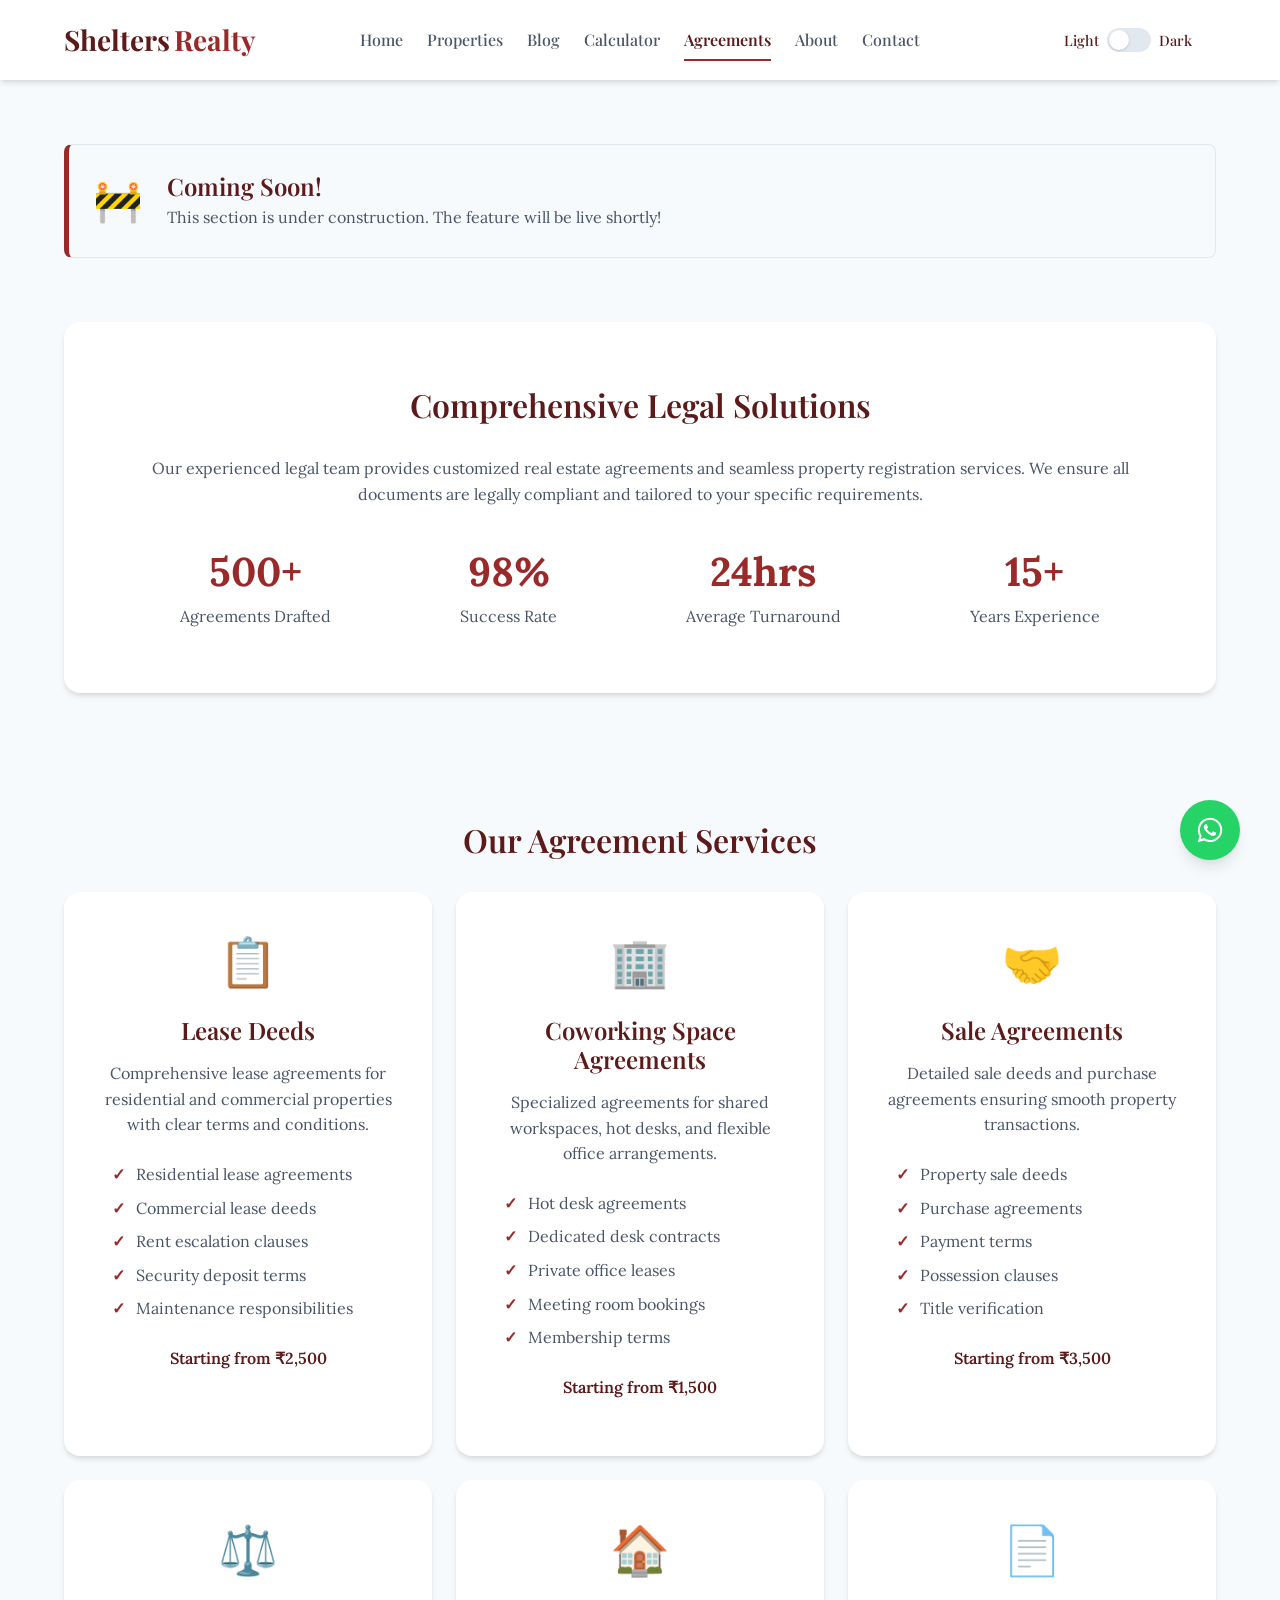
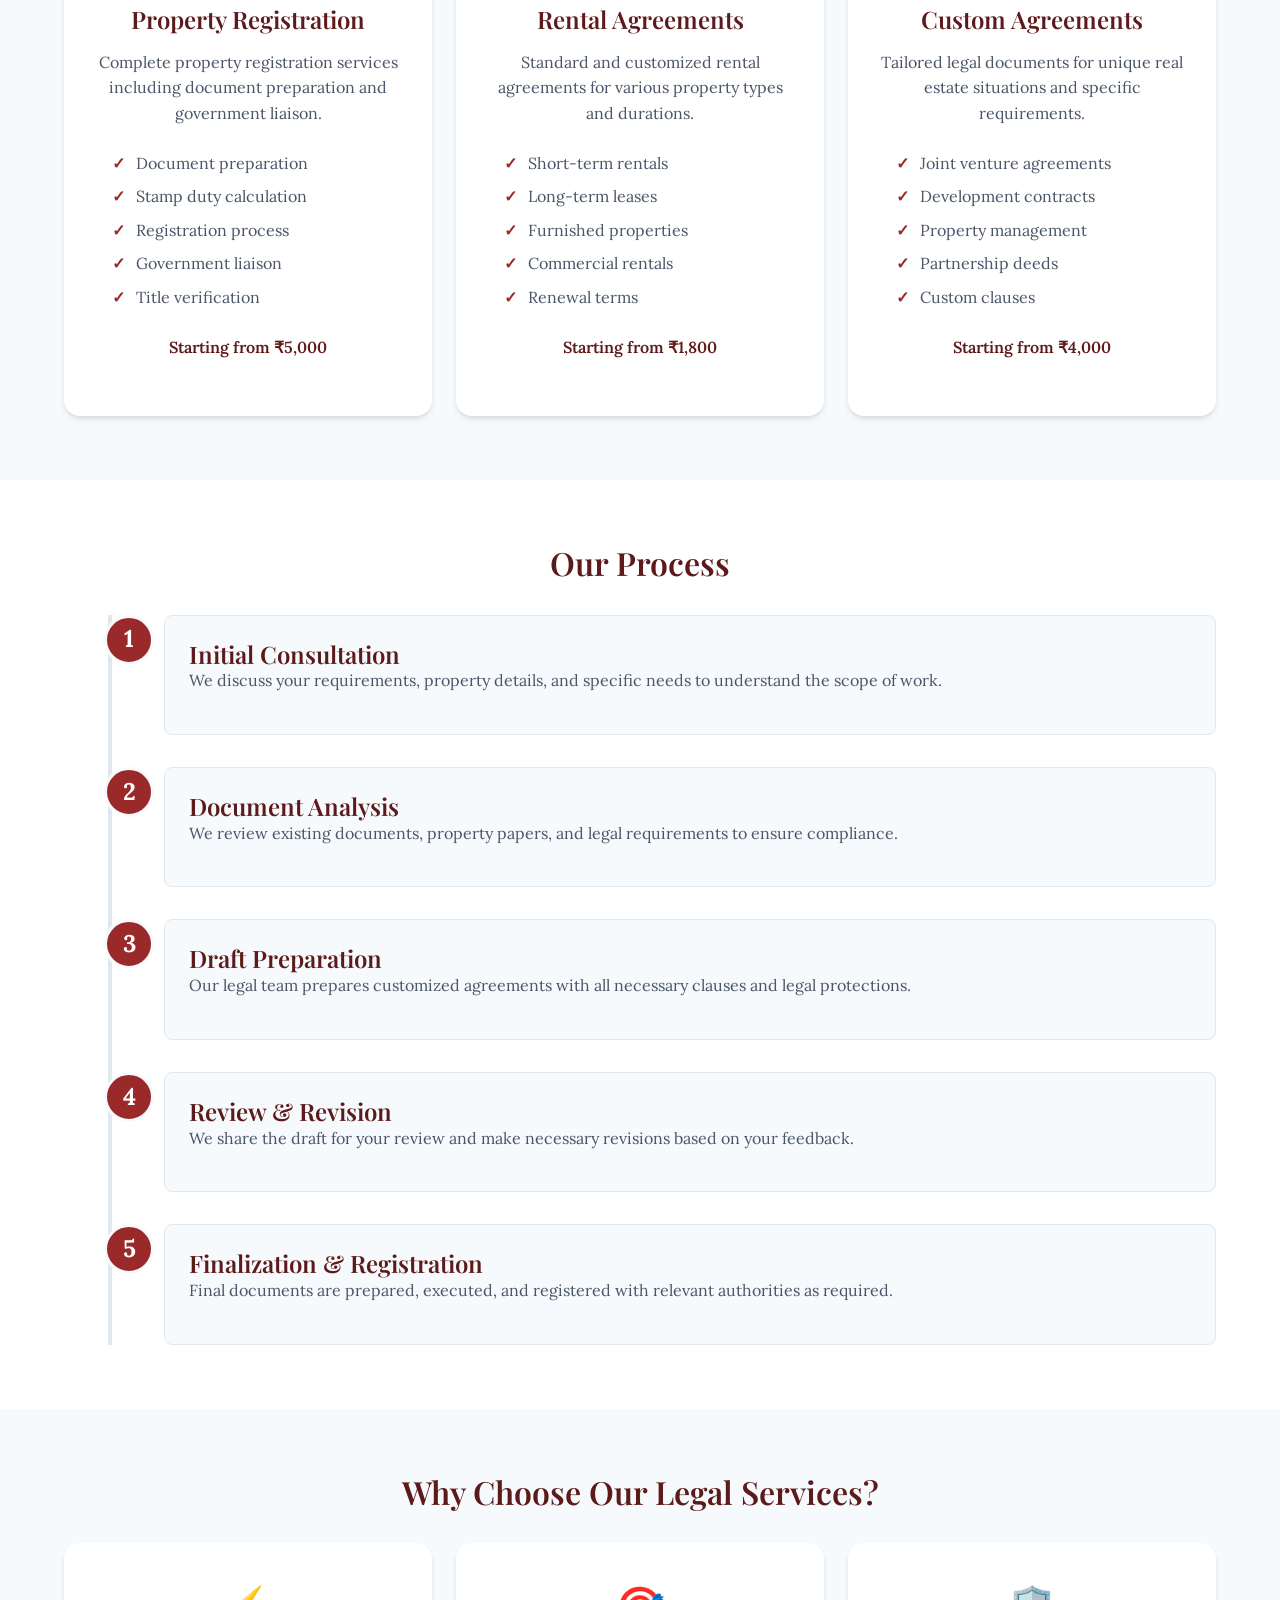
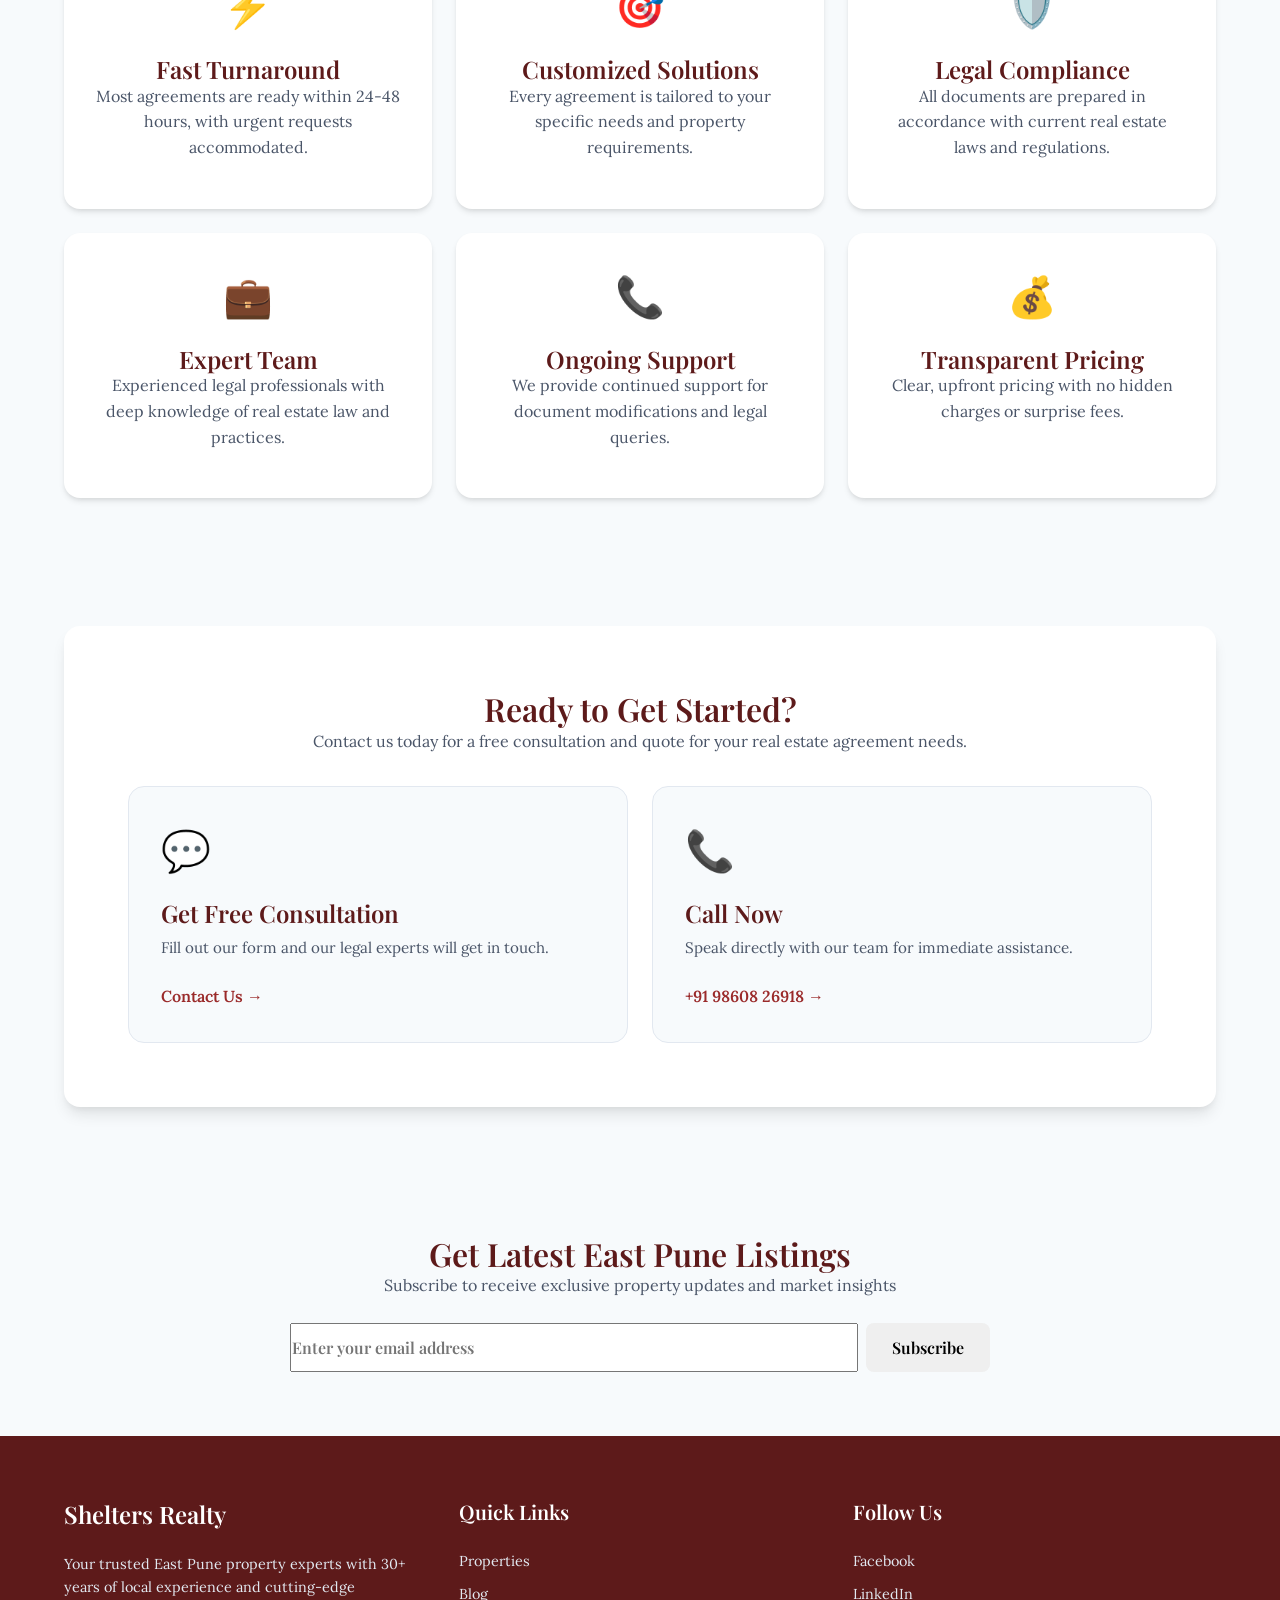
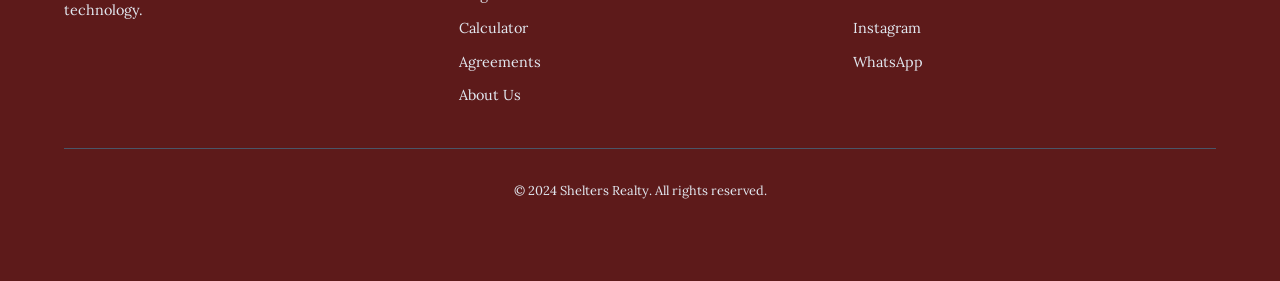
<file: agreements.html>
<!DOCTYPE html>
<html lang="en">
<head>
    <meta charset="UTF-8">
    <meta name="viewport" content="width=device-width, initial-scale=1.0">
    <title>Real Estate Agreements & Registration | Shelters Realty</title>
    <meta name="description" content="Professional real estate agreement drafting, lease deeds, coworking space agreements, and property registration services in East Pune. Customized legal documents for your property needs.">
    <link rel="stylesheet" href="styles.css">
    <link rel="preconnect" href="https://fonts.googleapis.com">
    <link rel="preconnect" href="https://fonts.gstatic.com" crossorigin>
    <link href="https://fonts.googleapis.com/css2?family=Playfair+Display:wght@400;700&family=Lora:wght@400;500;600&display=swap" rel="stylesheet">
    
    <!-- Favicon -->
    <link rel="icon" href="data:image/svg+xml,<svg xmlns=%22http://www.w3.org/2000/svg%22 viewBox=%220 0 100 100%22><text y=%22.9em%22 font-size=%2290%22>🏠</text></svg>">
</head>
<body class="agreements-page">
    <!-- Navigation -->
    <nav class="navbar">
        <div class="nav-container">
            <div class="logo">
                <span class="logo-text">Shelters</span>
                <span class="logo-accent">Realty</span>
            </div>
            <div class="nav-menu" id="nav-menu">
                <a href="index.html" class="nav-link">Home</a>
                <a href="listings.html" class="nav-link">Properties</a>
                <a href="blog.html" class="nav-link">Blog</a>
                <a href="calculator.html" class="nav-link">Calculator</a>
                <a href="agreements.html" class="nav-link active">Agreements</a>
                <a href="about.html" class="nav-link">About</a>
                <a href="contact.html" class="nav-link">Contact</a>
            </div>
            <button class="theme-toggle" id="theme-toggle" aria-label="Toggle theme">
                <span class="theme-text light-text">Light</span>
                <span class="toggle-switch">
                    <span class="toggle-thumb"></span>
                </span>
                <span class="theme-text dark-text">Dark</span>
            </button>
            <div class="nav-toggle" id="nav-toggle">
                <span class="bar"></span>
                <span class="bar"></span>
                <span class="bar"></span>
            </div>
        </div>
    </nav>

    <!-- Services Overview -->
    <section class="agreements-overview">
        <div class="container">
            <!-- Coming Soon Banner -->
            <div class="coming-soon-banner">
                <div class="coming-soon-icon">🚧</div>
                <div class="coming-soon-text-content">
                    <h3 class="coming-soon-title">Coming Soon!</h3>
                    <p class="coming-soon-text">This section is under construction. The feature will be live shortly!</p>
                </div>
            </div>

            <div class="overview-content">
                <h2 class="section-title">Comprehensive Legal Solutions</h2>
                <p class="section-subtitle">
                    Our experienced legal team provides customized real estate agreements and seamless property registration services. 
                    We ensure all documents are legally compliant and tailored to your specific requirements.
                </p>
                <div class="overview-stats">
                    <div class="stat-item">
                        <div class="stat-number">500+</div>
                        <div class="stat-label">Agreements Drafted</div>
                    </div>
                    <div class="stat-item">
                        <div class="stat-number">98%</div>
                        <div class="stat-label">Success Rate</div>
                    </div>
                    <div class="stat-item">
                        <div class="stat-number">24hrs</div>
                        <div class="stat-label">Average Turnaround</div>
                    </div>
                    <div class="stat-item">
                        <div class="stat-number">15+</div>
                        <div class="stat-label">Years Experience</div>
                    </div>
                </div>
            </div>
        </div>
    </section>

    <!-- Agreement Types -->
    <section class="agreement-types">
        <div class="container">
            <h2 class="section-title">Our Agreement Services</h2>
            <div class="agreement-grid">
                <div class="agreement-card">
                    <div class="agreement-icon">📋</div>
                    <h3>Lease Deeds</h3>
                    <p>Comprehensive lease agreements for residential and commercial properties with clear terms and conditions.</p>
                    <ul class="agreement-features">
                        <li>Residential lease agreements</li>
                        <li>Commercial lease deeds</li>
                        <li>Rent escalation clauses</li>
                        <li>Security deposit terms</li>
                        <li>Maintenance responsibilities</li>
                    </ul>
                    <div class="agreement-price">Starting from ₹2,500</div>
                </div>

                <div class="agreement-card">
                    <div class="agreement-icon">🏢</div>
                    <h3>Coworking Space Agreements</h3>
                    <p>Specialized agreements for shared workspaces, hot desks, and flexible office arrangements.</p>
                    <ul class="agreement-features">
                        <li>Hot desk agreements</li>
                        <li>Dedicated desk contracts</li>
                        <li>Private office leases</li>
                        <li>Meeting room bookings</li>
                        <li>Membership terms</li>
                    </ul>
                    <div class="agreement-price">Starting from ₹1,500</div>
                </div>

                <div class="agreement-card">
                    <div class="agreement-icon">🤝</div>
                    <h3>Sale Agreements</h3>
                    <p>Detailed sale deeds and purchase agreements ensuring smooth property transactions.</p>
                    <ul class="agreement-features">
                        <li>Property sale deeds</li>
                        <li>Purchase agreements</li>
                        <li>Payment terms</li>
                        <li>Possession clauses</li>
                        <li>Title verification</li>
                    </ul>
                    <div class="agreement-price">Starting from ₹3,500</div>
                </div>

                <div class="agreement-card">
                    <div class="agreement-icon">⚖️</div>
                    <h3>Property Registration</h3>
                    <p>Complete property registration services including document preparation and government liaison.</p>
                    <ul class="agreement-features">
                        <li>Document preparation</li>
                        <li>Stamp duty calculation</li>
                        <li>Registration process</li>
                        <li>Government liaison</li>
                        <li>Title verification</li>
                    </ul>
                    <div class="agreement-price">Starting from ₹5,000</div>
                </div>

                <div class="agreement-card">
                    <div class="agreement-icon">🏠</div>
                    <h3>Rental Agreements</h3>
                    <p>Standard and customized rental agreements for various property types and durations.</p>
                    <ul class="agreement-features">
                        <li>Short-term rentals</li>
                        <li>Long-term leases</li>
                        <li>Furnished properties</li>
                        <li>Commercial rentals</li>
                        <li>Renewal terms</li>
                    </ul>
                    <div class="agreement-price">Starting from ₹1,800</div>
                </div>

                <div class="agreement-card">
                    <div class="agreement-icon">📄</div>
                    <h3>Custom Agreements</h3>
                    <p>Tailored legal documents for unique real estate situations and specific requirements.</p>
                    <ul class="agreement-features">
                        <li>Joint venture agreements</li>
                        <li>Development contracts</li>
                        <li>Property management</li>
                        <li>Partnership deeds</li>
                        <li>Custom clauses</li>
                    </ul>
                    <div class="agreement-price">Starting from ₹4,000</div>
                </div>
            </div>
        </div>
    </section>

    <!-- Process Section -->
    <section class="agreement-process">
        <div class="container">
            <h2 class="section-title">Our Process</h2>
            <div class="process-steps">
                <div class="process-step">
                    <div class="step-number">1</div>
                    <div class="step-content">
                        <h3>Initial Consultation</h3>
                        <p>We discuss your requirements, property details, and specific needs to understand the scope of work.</p>
                    </div>
                </div>
                <div class="process-step">
                    <div class="step-number">2</div>
                    <div class="step-content">
                        <h3>Document Analysis</h3>
                        <p>We review existing documents, property papers, and legal requirements to ensure compliance.</p>
                    </div>
                </div>
                <div class="process-step">
                    <div class="step-number">3</div>
                    <div class="step-content">
                        <h3>Draft Preparation</h3>
                        <p>Our legal team prepares customized agreements with all necessary clauses and legal protections.</p>
                    </div>
                </div>
                <div class="process-step">
                    <div class="step-number">4</div>
                    <div class="step-content">
                        <h3>Review & Revision</h3>
                        <p>We share the draft for your review and make necessary revisions based on your feedback.</p>
                    </div>
                </div>
                <div class="process-step">
                    <div class="step-number">5</div>
                    <div class="step-content">
                        <h3>Finalization & Registration</h3>
                        <p>Final documents are prepared, executed, and registered with relevant authorities as required.</p>
                    </div>
                </div>
            </div>
        </div>
    </section>

    <!-- Why Choose Us -->
    <section class="agreement-why-choose">
        <div class="container">
            <h2 class="section-title">Why Choose Our Legal Services?</h2>
            <div class="why-choose-grid">
                <div class="why-choose-card">
                    <div class="card-icon">⚡</div>
                    <h3>Fast Turnaround</h3>
                    <p>Most agreements are ready within 24-48 hours, with urgent requests accommodated.</p>
                </div>
                <div class="why-choose-card">
                    <div class="card-icon">🎯</div>
                    <h3>Customized Solutions</h3>
                    <p>Every agreement is tailored to your specific needs and property requirements.</p>
                </div>
                <div class="why-choose-card">
                    <div class="card-icon">🛡️</div>
                    <h3>Legal Compliance</h3>
                    <p>All documents are prepared in accordance with current real estate laws and regulations.</p>
                </div>
                <div class="why-choose-card">
                    <div class="card-icon">💼</div>
                    <h3>Expert Team</h3>
                    <p>Experienced legal professionals with deep knowledge of real estate law and practices.</p>
                </div>
                <div class="why-choose-card">
                    <div class="card-icon">📞</div>
                    <h3>Ongoing Support</h3>
                    <p>We provide continued support for document modifications and legal queries.</p>
                </div>
                <div class="why-choose-card">
                    <div class="card-icon">💰</div>
                    <h3>Transparent Pricing</h3>
                    <p>Clear, upfront pricing with no hidden charges or surprise fees.</p>
                </div>
            </div>
        </div>
    </section>

    <!-- CTA Section -->
    <section class="agreement-cta">
        <div class="container">
            <div class="cta-content">
                <h2>Ready to Get Started?</h2>
                <p>Contact us today for a free consultation and quote for your real estate agreement needs.</p>
                <div class="cta-buttons">
                    <a href="contact.html" class="action-box">
                        <div class="action-box-icon">💬</div>
                        <h3 class="action-box-title">Get Free Consultation</h3>
                        <p class="action-box-description">Fill out our form and our legal experts will get in touch.</p>
                        <span class="action-box-link">Contact Us &rarr;</span>
                    </a>
                    <a href="tel:+919860826918" class="action-box">
                        <div class="action-box-icon">📞</div>
                        <h3 class="action-box-title">Call Now</h3>
                        <p class="action-box-description">Speak directly with our team for immediate assistance.</p>
                        <span class="action-box-link">+91 98608 26918 &rarr;</span>
                    </a>
                </div>
            </div>
        </div>
    </section>

    <!-- Newsletter Section -->
    <section class="newsletter">
        <div class="container">
            <div class="newsletter-content">
                <h2>Get Latest East Pune Listings</h2>
                <p>Subscribe to receive exclusive property updates and market insights</p>
                <form class="newsletter-form">
                    <input type="email" placeholder="Enter your email address" class="newsletter-input">
                    <button type="submit" class="newsletter-button">
                        <span>Subscribe</span>
                        <div class="button-pulse"></div>
                    </button>
                </form>
            </div>
        </div>
    </section>

    <!-- Footer -->
    <footer class="footer">
        <div class="container">
            <div class="footer-content">
                <div class="footer-section">
                    <h3>Shelters Realty</h3>
                    <p>Your trusted East Pune property experts with 30+ years of local experience and cutting-edge technology.</p>
                </div>
                <div class="footer-section">
                    <h4>Quick Links</h4>
                    <ul>
                        <li><a href="listings.html">Properties</a></li>
                        <li><a href="blog.html">Blog</a></li>
                        <li><a href="calculator.html">Calculator</a></li>
                        <li><a href="agreements.html">Agreements</a></li>
                        <li><a href="about.html">About Us</a></li>
                    </ul>
                </div>
                <div class="footer-section">
                    <h4>Follow Us</h4>
                    <ul class="footer-links">
                        <li><a href="#" class="social-link">Facebook</a></li>
                        <li><a href="#" class="social-link">LinkedIn</a></li>
                        <li><a href="#" class="social-link">Instagram</a></li>
                        <li><a href="https://wa.me/919860826918" class="social-link" target="_blank">WhatsApp</a></li>
                    </ul>
                </div>
            </div>
            <div class="footer-bottom">
                <p>&copy; 2024 Shelters Realty. All rights reserved.</p>
            </div>
        </div>
    </footer>

    <script src="script.js"></script>

    <!-- WhatsApp Floating Button -->
    <a href="https://wa.me/919860826918?text=Hi!%20I'm%20interested%20in%20your%20real%20estate%20services." class="whatsapp-float" target="_blank" aria-label="Chat with us on WhatsApp">
        <svg xmlns="http://www.w3.org/2000/svg" viewBox="0 0 448 512" width="28" height="28" fill="currentColor"><path d="M380.9 97.1C339 55.1 283.2 32 223.9 32c-122.4 0-222 99.6-222 222 0 39.1 10.2 77.3 29.6 111L0 480l117.7-30.9c32.4 17.7 68.9 27 106.1 27h.1c122.3 0 224.1-99.6 224.1-222 0-59.3-25.2-115-67.1-157zm-157 341.6c-33.8 0-65.7-10.8-94.2-30.6l-6.7-4-69.8 18.3L72 359.2l-4.4-7c-18.5-29.4-28.2-63.3-28.2-98.2 0-101.7 82.8-184.5 184.6-184.5 49.3 0 95.6 19.2 130.4 54.1 34.8 34.9 56.2 81.2 56.1 130.5c-.1 101.8-84.9 184.6-186.6 184.6zm101.2-138.2c-5.5-2.8-32.8-16.2-37.9-18-5.1-1.9-8.8-2.8-12.5 2.8-3.7 5.6-14.3 18-17.6 21.8-3.2 3.7-6.5 4.2-12 1.4-32.6-16.3-54-29.1-75.5-66-5.7-9.8 5.7-9.1 16.3-30.3 1.8-3.7.9-6.9-.5-9.7-1.4-2.8-12.5-30.1-17.1-41.2-4.5-10.8-9.1-9.3-12.5-9.5-3.2-.2-6.9-.2-10.6-.2-3.7 0-9.7 1.4-14.8 6.9-5.1 5.6-19.4 19-19.4 46.3 0 27.3 19.9 53.7 22.6 57.4 2.8 3.7 39.1 59.7 94.8 83.8 35.2 15.2 49 16.5 66.6 13.9 10.7-1.6 32.8-13.4 37.4-26.4 4.6-13 4.6-24.1 3.2-26.4-1.3-2.5-5-3.9-10.5-6.6z"/></svg>
    </a>
</body>
</html>
</file>
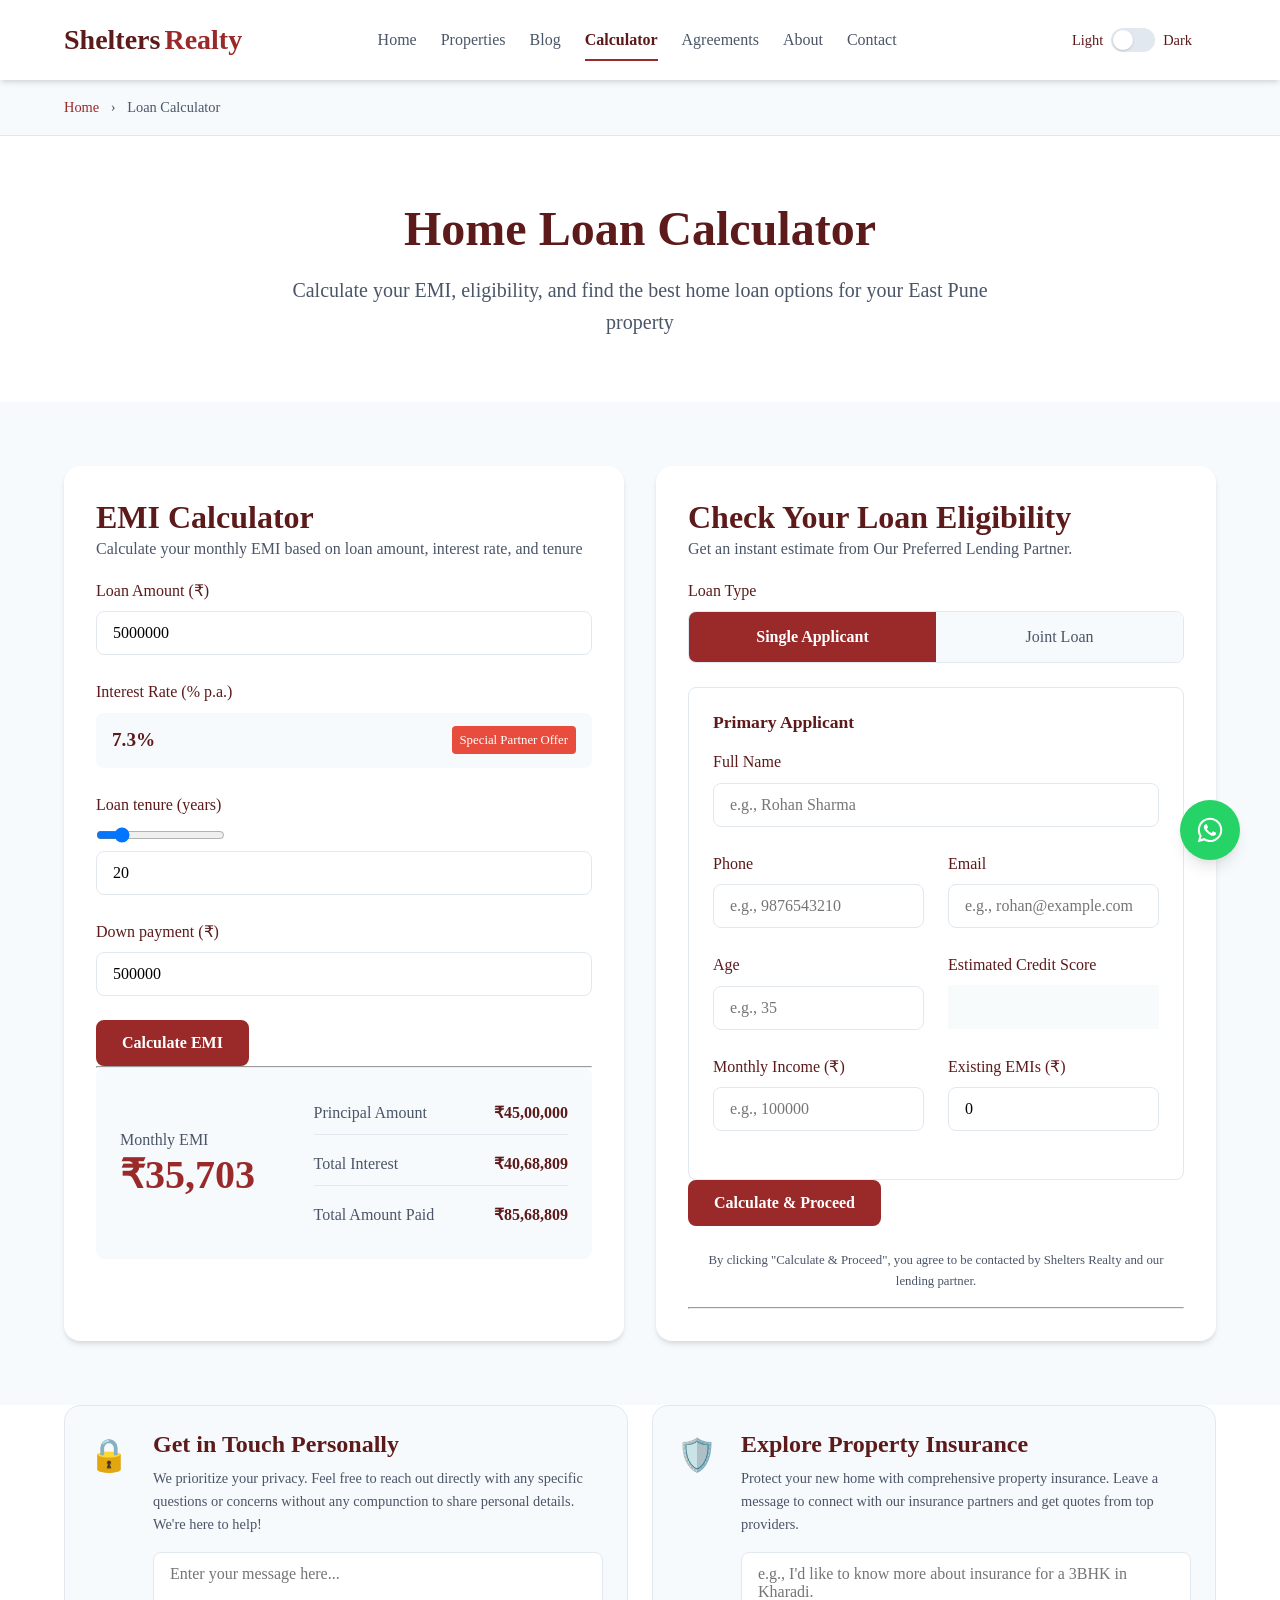
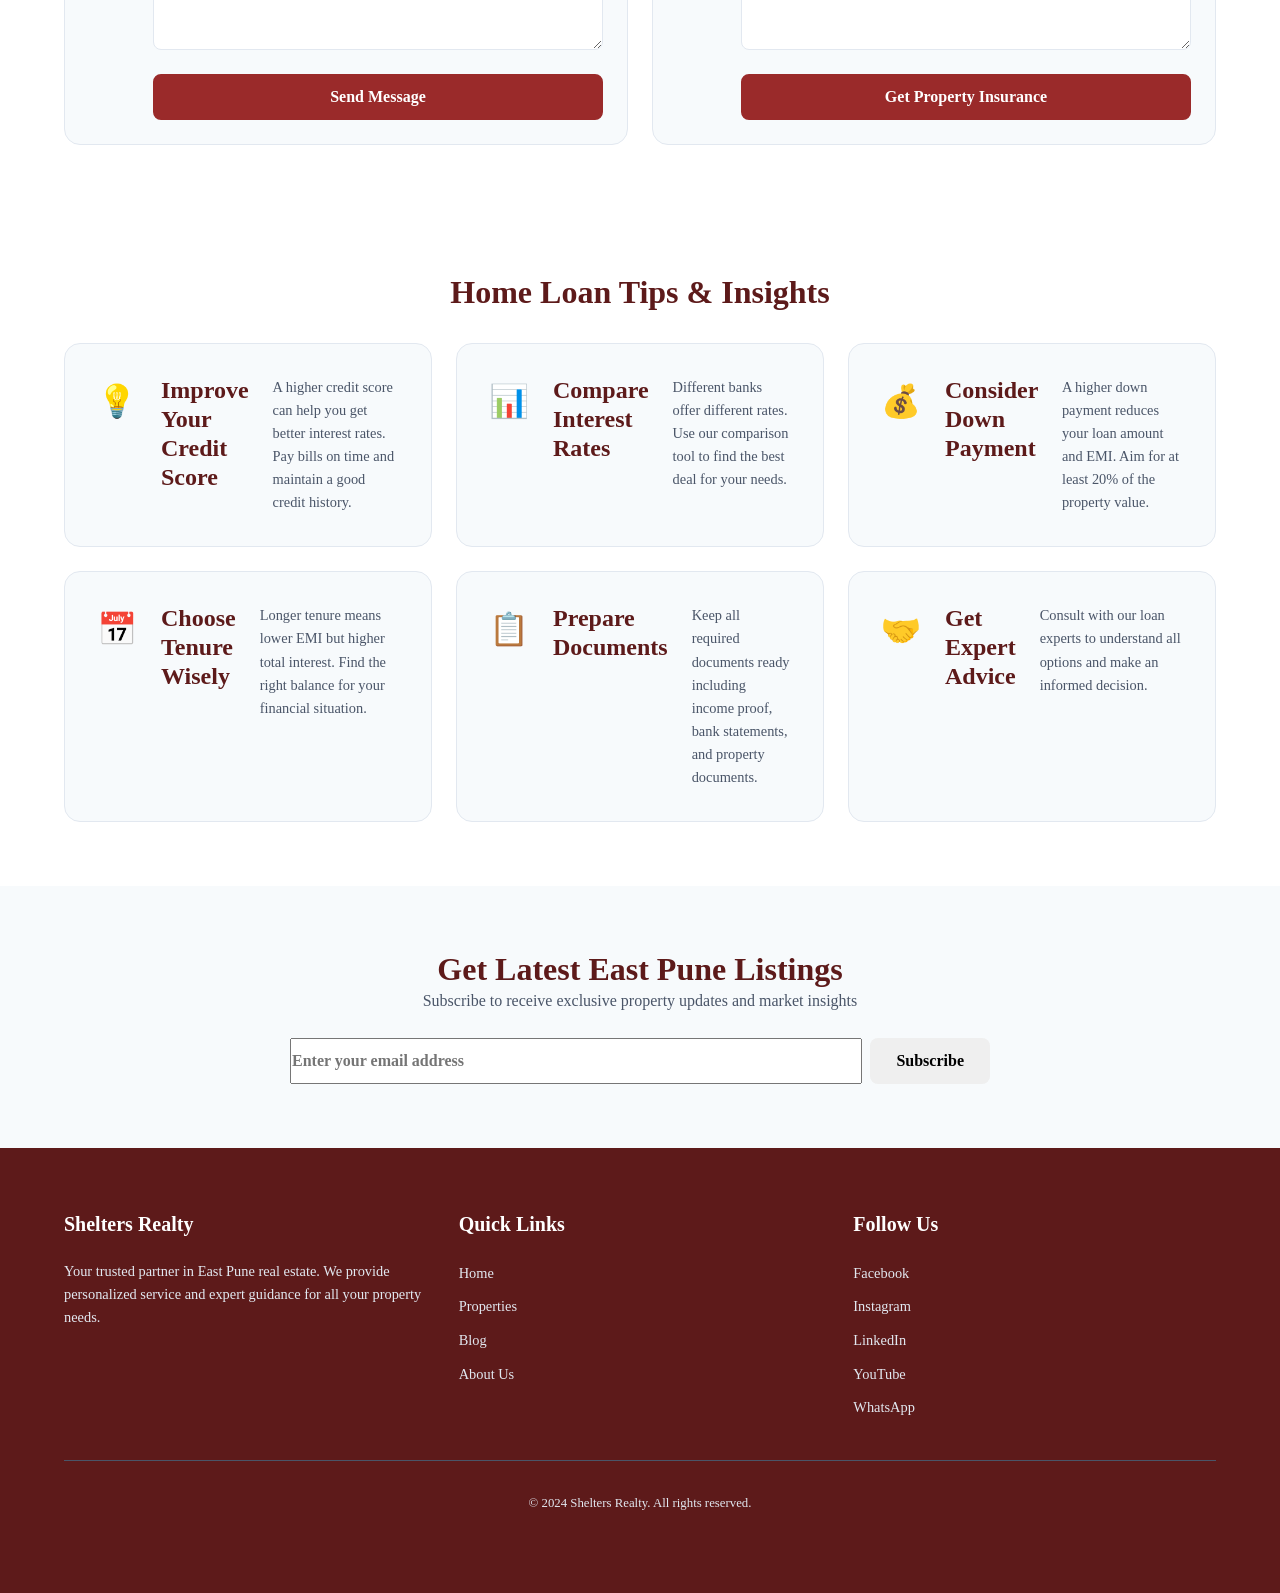
<file: calculator.html>
<!DOCTYPE html>
<html lang="en">
<head>
    <meta charset="UTF-8">
    <meta name="viewport" content="width=device-width, initial-scale=1.0">
    <title>Home Loan Calculator - Shelters Realty | Calculate Your EMI & Eligibility</title>
    <meta name="description" content="Calculate your home loan EMI, eligibility, and get the best interest rates with our advanced calculator. Expert guidance from Shelters Realty for your East Pune property purchase.">
    <meta name="keywords" content="home loan calculator, EMI calculator, loan eligibility, mortgage calculator, Pune home loan">
    
    <!-- Fonts -->
    <link rel="preconnect" href="https://fonts.googleapis.com">
    <link rel="preconnect" href="https://fonts.gstatic.com" crossorigin>
    <link href="https://fonts.googleapis.com/css2?family=Poppins:wght@400;500;600;700&family=Inter:wght@400;500&display=swap" rel="stylesheet">
    
    <!-- Styles -->
    <link rel="stylesheet" href="styles.css">
    
    <!-- Favicon -->
    <link rel="icon" href="data:image/svg+xml,<svg xmlns=%22http://www.w3.org/2000/svg%22 viewBox=%220 0 100 100%22><text y=%22.9em%22 font-size=%2290%22>🏠</text></svg>">
</head>
<body class="calculator-page">
    <!-- Navigation -->
    <nav class="navbar">
        <div class="nav-container">
            <div class="nav-logo">
                <a href="index.html">
                    <span class="logo-text">Shelters</span>
                    <span class="logo-accent">Realty</span>
                </a>
            </div>
            <div class="nav-menu" id="nav-menu">
                <a href="index.html" class="nav-link">Home</a>
                <a href="listings.html" class="nav-link">Properties</a>
                <a href="blog.html" class="nav-link">Blog</a>
                <a href="calculator.html" class="nav-link active">Calculator</a>
                <a href="agreements.html" class="nav-link">Agreements</a>
                <a href="about.html" class="nav-link">About</a>
                <a href="contact.html" class="nav-link">Contact</a>
            </div>
            <button class="theme-toggle" id="theme-toggle" aria-label="Toggle theme">
                <span class="theme-text light-text">Light</span>
                <span class="toggle-switch">
                    <span class="toggle-thumb"></span>
                </span>
                <span class="theme-text dark-text">Dark</span>
            </button>
            <div class="nav-toggle" id="nav-toggle">
                <span class="bar"></span>
                <span class="bar"></span>
                <span class="bar"></span>
            </div>
        </div>
    </nav>

    <!-- Breadcrumbs -->
    <section class="breadcrumbs">
        <div class="container">
            <nav class="breadcrumb-nav">
                <a href="index.html" class="breadcrumb-link">Home</a>
                <span class="breadcrumb-separator">›</span>
                <span class="breadcrumb-current">Loan Calculator</span>
            </nav>
        </div>
    </section>

    <!-- Page Header -->
    <section class="page-header">
        <div class="container">
            <h1 class="page-title">Home Loan Calculator</h1>
            <p class="page-subtitle">Calculate your EMI, eligibility, and find the best home loan options for your East Pune property</p>
        </div>
    </section>

    <!-- Calculator Section -->
    <section class="calculator-section">
        <div class="container">
            <div class="calculator-layout">
                <!-- EMI Calculator Column -->
                <div class="calculator-form-container">
                    <h2 class="calculator-title">EMI Calculator</h2>
                    <p class="calculator-subtitle">Calculate your monthly EMI based on loan amount, interest rate, and tenure</p>
                    
                    <form class="calculator-form" id="emi-form">
                        <div class="form-group">
                            <label for="loan-amount" class="form-label">Loan Amount (₹)</label>
                            <input type="number" id="loan-amount" class="form-input" value="5000000" placeholder="e.g., 5000000">
                        </div>

                        <div class="form-group">
                            <label class="form-label">Interest Rate (% p.a.)</label>
                            <div class="static-rate-display">
                                7.3% <span class="partner-offer-badge">Special Partner Offer</span>
                            </div>
                        </div>

                        <div class="form-group">
                            <label for="loan-tenure" class="form-label">Loan tenure (years)</label>
                            <div class="input-group">
                                <input type="range" id="loan-tenure-slider" class="range-slider" min="5" value="20" step="1">
                                <input type="number" id="loan-tenure" class="form-input" value="20" min="5">
                            </div>
                        </div>

                        <div class="form-group">
                            <label for="down-payment" class="form-label">Down payment (₹)</label>
                            <input type="number" id="down-payment" class="form-input" value="500000" min="0">
                        </div>

                        <button type="submit" class="calculate-btn">
                            <span>Calculate EMI</span>
                            <div class="button-glow"></div>
                        </button>
                    </form>
                    
                    <hr class="results-divider">
                    
                    <!-- EMI Results -->
                    <div class="results-section" id="emi-results" style="display: none;">
                        <div class="results-grid-container">
                            <div class="main-result-container">
                                <h4 class="result-title">Monthly EMI</h4>
                                <div class="result-value" id="emi-amount">₹0</div>
                            </div>
                            <div class="detailed-results-container">
                                <div class="result-item">
                                    <span class="result-label">Principal Amount</span>
                                    <span class="result-value" id="principal-amount">₹0</span>
                                </div>
                                <div class="result-item">
                                    <span class="result-label">Total Interest</span>
                                    <span class="result-value" id="total-interest">₹0</span>
                                </div>
                                <div class="result-item">
                                    <span class="result-label">Total Amount Paid</span>
                                    <span class="result-value" id="total-amount">₹0</span>
                                </div>
                            </div>
                        </div>
                    </div>
                </div>

                <!-- Loan Comparison Column -->
                <div class="calculator-form-container" id="eligibility-section">
                    <h2 class="calculator-title">Check Your Loan Eligibility</h2>
                    <p class="calculator-subtitle">Get an instant estimate from Our Preferred Lending Partner.</p>
                    
                    <form class="calculator-form" id="eligibility-form">
                        <!-- Loan Type Toggle -->
                        <div class="form-group">
                            <label class="form-label">Loan Type</label>
                            <div class="toggle-group">
                                <label class="toggle-option">
                                    <input type="radio" name="loanType" value="single" checked>
                                    <span>Single Applicant</span>
                                </label>
                                <label class="toggle-option">
                                    <input type="radio" name="loanType" value="joint">
                                    <span>Joint Loan</span>
                                </label>
                            </div>
                        </div>

                        <!-- Applicant Details -->
                        <div class="applicant-section">
                            <h4 class="applicant-title">Primary Applicant</h4>
                            <div class="form-group">
                                <label for="applicant-name" class="form-label">Full Name</label>
                                <input type="text" id="applicant-name" class="form-input" placeholder="e.g., Rohan Sharma" required>
                            </div>
                            <div class="form-row">
                                <div class="form-group">
                                    <label for="applicant-phone" class="form-label">Phone</label>
                                    <input type="tel" id="applicant-phone" class="form-input" placeholder="e.g., 9876543210" required>
                                </div>
                                <div class="form-group">
                                    <label for="applicant-email" class="form-label">Email</label>
                                    <input type="email" id="applicant-email" class="form-input" placeholder="e.g., rohan@example.com" required>
                                </div>
                            </div>
                            <div class="form-row">
                                <div class="form-group">
                                    <label for="applicant-age" class="form-label">Age</label>
                                    <input type="number" id="applicant-age" class="form-input" placeholder="e.g., 35" required>
                                </div>
                                <div class="form-group">
                                    <label for="credit-score" class="form-label">Estimated Credit Score</label>
                                    <select id="credit-score" class="form-select">
                                        <option value="750+">Excellent (750+)</option>
                                        <option value="700-749">Good (700-749)</option>
                                        <option value="650-699">Fair (650-699)</option>
                                        <option value="<650">Needs Improvement (<650)</option>
                                        <option value="unknown">I don't know</option>
                                    </select>
                                </div>
                            </div>
                            <div class="form-row">
                                <div class="form-group">
                                    <label for="monthly-income" class="form-label">Monthly Income (₹)</label>
                                    <input type="number" id="monthly-income" class="form-input" placeholder="e.g., 100000" required>
                                </div>
                                <div class="form-group">
                                    <label for="existing-emis" class="form-label">Existing EMIs (₹)</label>
                                    <input type="number" id="existing-emis" class="form-input" placeholder="e.g., 15000" value="0">
                                </div>
                            </div>
                        </div>

                        <!-- Co-applicant Section (hidden by default) -->
                        <div class="applicant-section" id="co-applicant-section" style="display: none;">
                            <h4 class="applicant-title">Co-applicant Details</h4>
                            <div class="form-group">
                                <label for="co-applicant-name" class="form-label">Full Name</label>
                                <input type="text" id="co-applicant-name" class="form-input" placeholder="e.g., Priya Sharma">
                            </div>
                            <div class="form-group">
                                <label for="co-applicant-income" class="form-label">Monthly Income (₹)</label>
                                <input type="number" id="co-applicant-income" class="form-input" placeholder="e.g., 80000">
                            </div>
                        </div>

                        <button type="submit" class="calculate-btn" id="calculate-and-proceed-btn">
                            <span>Calculate & Proceed</span>
                            <div class="button-glow"></div>
                        </button>

                        <p class="form-disclaimer">By clicking "Calculate & Proceed", you agree to be contacted by Shelters Realty and our lending partner.</p>
                    </form>

                    <hr class="results-divider">

                    <!-- Eligibility Results -->
                    <div class="results-section" id="eligibility-results" style="display: none;">
                        <h3 class="results-title">Your Estimated Eligibility</h3>
                        <div class="eligibility-result-card">
                            <div class="result-item">
                                <span class="result-label">Estimated Loan Amount</span>
                                <span class="result-value large" id="eligible-amount">₹0</span>
                            </div>
                            <p class="disclaimer">*This is an estimate based on standard banking norms (approx. 50% FOIR). Final approval is at the discretion of the lending partner.</p>
                            <a href="#" id="apply-now-link" class="calculate-btn apply-now-btn" target="_blank">
                                <span>Apply Now</span>
                                <div class="button-glow"></div>
                            </a>
                        </div>
                    </div>
                </div>
            </div>
        </div>
    </section>

    <!-- Privacy & Insurance Section -->
    <section class="loan-tips" style="padding-top: 0;">
        <div class="container">
            <div class="tips-grid" style="grid-template-columns: 1fr 1fr; align-items: start;">
                <!-- Privacy Card -->
                <div class="tip-card" style="padding: 1.5rem;">
                    <div class="tip-icon">🔒</div>
                    <div>
                        <h3 class="tip-title">Get in Touch Personally</h3>
                        <p class="tip-description" style="margin-bottom: 1rem;">We prioritize your privacy. Feel free to reach out directly with any specific questions or concerns without any compunction to share personal details. We're here to help!</p>
                        <textarea id="privacy-message" class="form-textarea" rows="4" placeholder="Enter your message here..."></textarea>
                        <button type="button" class="calculate-btn" onclick="sendPrivacyMessage()" style="width: 100%; margin-top: 1rem;">
                            <span>Send Message</span>
                            <div class="button-glow"></div>
                        </button>
                    </div>
                </div>

                <!-- Insurance Card -->
                <div class="tip-card" style="padding: 1.5rem;">
                    <div class="tip-icon">🛡️</div>
                    <div>
                        <h3 class="tip-title">Explore Property Insurance</h3>
                        <p class="tip-description" style="margin-bottom: 1rem;">Protect your new home with comprehensive property insurance. Leave a message to connect with our insurance partners and get quotes from top providers.</p>
                        <textarea id="insurance-message" class="form-textarea" rows="4" placeholder="e.g., I'd like to know more about insurance for a 3BHK in Kharadi."></textarea>
                        <button type="button" class="calculate-btn" onclick="captureInsuranceLead()" style="width: 100%; margin-top: 1rem;">
                            <span>Get Property Insurance</span>
                            <div class="button-glow"></div>
                        </button>
                    </div>
                </div>
            </div>
        </div>
    </section>

    <script>
        function sendPrivacyMessage() {
            const message = document.getElementById('privacy-message').value;
            if (!message) {
                alert('Please enter a message before submitting.');
                return;
            }

            const privacyInquiry = {
                message: message,
                source: 'Privacy_Inquiry_Calculator_Page'
            };

            console.log('Sending privacy inquiry:', privacyInquiry);
            alert('Thank you for your message! We have received it and will get back to you if a response is needed.');

            document.getElementById('privacy-message').value = '';
        }

        function captureInsuranceLead() {
            const message = document.getElementById('insurance-message').value.trim();
            if (!message) {
                alert('Please enter a message before submitting.');
                return;
            }

            // Reuse applicant details if they exist from the other form
            const applicantName = document.getElementById('applicant-name').value;
            const applicantPhone = document.getElementById('applicant-phone').value;
            const applicantEmail = document.getElementById('applicant-email').value;

            const leadData = {
                message: message,
                applicantName: applicantName,
                applicantPhone: applicantPhone,
                applicantEmail: applicantEmail,
            };

            // OLD: fetch('/.netlify/functions/submit-insurance-lead', {
            // Send data to our new Make.com webhook
            fetch('https://hook.make.com/REPLACE_WITH_YOUR_WEBHOOK?secret=REPLACE_SECRET', {
                method: 'POST',
                headers: { 'Content-Type': 'application/json' },
                body: JSON.stringify(leadData),
            })
            .then(response => {
                if (!response.ok) {
                    throw new Error('Network response was not ok');
                }
                return response.text(); // Make.com might return a simple text response
            })
            .then(data => {
                console.log('Insurance lead submitted:', data);
                alert('Thank you! Our insurance partner will get in touch with you shortly.');
                document.getElementById('insurance-message').value = ''; // Clear the textarea on success
            })
            .catch(error => {
                console.error('Error submitting insurance lead:', error);
                alert('Sorry, there was an error submitting your request. Please try again.');
            });
        }
    </script>

    <!-- Handoff Modal -->
    <section class="handoff-modal" id="handoff-modal" style="display: none;">
        <div class="modal-content">
            <div class="modal-icon">✅</div>
            <h3 class="modal-title">Thank You! We've Received Your Details.</h3>
            <p class="modal-message">
                Your estimated eligible loan is <strong id="modal-eligible-amount">₹0</strong>.
                You are now being redirected to our lending partner to complete your application. Your information will be pre-filled for your convenience.
            </p>
            <div class="redirect-countdown">
                Redirecting in <span id="countdown-timer">5</span> seconds...
            </div>
            <a href="#" id="modal-redirect-link" class="manual-redirect-link" target="_blank">Click here if you are not redirected automatically.</a>
        </div>
    </section>

    <!-- Loan Tips Section -->
    <section class="loan-tips">
        <div class="container">
            <h2 class="section-title">Home Loan Tips & Insights</h2>
            <div class="tips-grid">
                <div class="tip-card">
                    <div class="tip-icon">💡</div>
                    <h3 class="tip-title">Improve Your Credit Score</h3>
                    <p class="tip-description">A higher credit score can help you get better interest rates. Pay bills on time and maintain a good credit history.</p>
                </div>
                <div class="tip-card">
                    <div class="tip-icon">📊</div>
                    <h3 class="tip-title">Compare Interest Rates</h3>
                    <p class="tip-description">Different banks offer different rates. Use our comparison tool to find the best deal for your needs.</p>
                </div>
                <div class="tip-card">
                    <div class="tip-icon">💰</div>
                    <h3 class="tip-title">Consider Down Payment</h3>
                    <p class="tip-description">A higher down payment reduces your loan amount and EMI. Aim for at least 20% of the property value.</p>
                </div>
                <div class="tip-card">
                    <div class="tip-icon">📅</div>
                    <h3 class="tip-title">Choose Tenure Wisely</h3>
                    <p class="tip-description">Longer tenure means lower EMI but higher total interest. Find the right balance for your financial situation.</p>
                </div>
                <div class="tip-card">
                    <div class="tip-icon">📋</div>
                    <h3 class="tip-title">Prepare Documents</h3>
                    <p class="tip-description">Keep all required documents ready including income proof, bank statements, and property documents.</p>
                </div>
                <div class="tip-card">
                    <div class="tip-icon">🤝</div>
                    <h3 class="tip-title">Get Expert Advice</h3>
                    <p class="tip-description">Consult with our loan experts to understand all options and make an informed decision.</p>
                </div>
            </div>
        </div>
    </section>

    <!-- Newsletter Section -->
    <section class="newsletter">
        <div class="container">
            <div class="newsletter-content">
                <h2>Get Latest East Pune Listings</h2>
                <p>Subscribe to receive exclusive property updates and market insights</p>
                <form class="newsletter-form">
                    <input type="email" placeholder="Enter your email address" class="newsletter-input">
                    <button type="submit" class="newsletter-button">
                        <span>Subscribe</span>
                        <div class="button-pulse"></div>
                    </button>
                </form>
            </div>
        </div>
    </section>

    <!-- Footer -->
    <footer class="footer">
        <div class="container">
            <div class="footer-content">
                <div class="footer-section">
                    <h4>Shelters Realty</h4>
                    <p>Your trusted partner in East Pune real estate. We provide personalized service and expert guidance for all your property needs.</p>
                </div>
                <div class="footer-section">
                    <h4>Quick Links</h4>
                    <ul class="footer-links">
                        <li><a href="index.html">Home</a></li>
                        <li><a href="listings.html">Properties</a></li>
                        <li><a href="blog.html">Blog</a></li>
                        <li><a href="about.html">About Us</a></li>
                    </ul>
                </div>
                <div class="footer-section">
                    <h4>Follow Us</h4>
                    <ul class="footer-links">
                        <li><a href="#" class="social-link">Facebook</a></li>
                        <li><a href="#" class="social-link">Instagram</a></li>
                        <li><a href="#" class="social-link">LinkedIn</a></li>
                        <li><a href="#" class="social-link">YouTube</a></li>
                        <li><a href="https://wa.me/919860826918" class="social-link" target="_blank">WhatsApp</a></li>
                    </ul>
                </div>
            </div>
            <div class="footer-bottom">
                <p>&copy; 2024 Shelters Realty. All rights reserved.</p>
            </div>
        </div>
    </footer>

    <!-- Scripts -->
    <script src="script.js"></script>
    <script src="calculator.js"></script>

    <!-- WhatsApp Floating Button -->
    <a href="https://wa.me/919860826918?text=Hi!%20I'm%20interested%20in%20your%20real%20estate%20services." class="whatsapp-float" target="_blank" aria-label="Chat with us on WhatsApp">
        <svg xmlns="http://www.w3.org/2000/svg" viewBox="0 0 448 512" width="28" height="28" fill="currentColor"><path d="M380.9 97.1C339 55.1 283.2 32 223.9 32c-122.4 0-222 99.6-222 222 0 39.1 10.2 77.3 29.6 111L0 480l117.7-30.9c32.4 17.7 68.9 27 106.1 27h.1c122.3 0 224.1-99.6 224.1-222 0-59.3-25.2-115-67.1-157zm-157 341.6c-33.8 0-65.7-10.8-94.2-30.6l-6.7-4-69.8 18.3L72 359.2l-4.4-7c-18.5-29.4-28.2-63.3-28.2-98.2 0-101.7 82.8-184.5 184.6-184.5 49.3 0 95.6 19.2 130.4 54.1 34.8 34.9 56.2 81.2 56.1 130.5c-.1 101.8-84.9 184.6-186.6 184.6zm101.2-138.2c-5.5-2.8-32.8-16.2-37.9-18-5.1-1.9-8.8-2.8-12.5 2.8-3.7 5.6-14.3 18-17.6 21.8-3.2 3.7-6.5 4.2-12 1.4-32.6-16.3-54-29.1-75.5-66-5.7-9.8 5.7-9.1 16.3-30.3 1.8-3.7.9-6.9-.5-9.7-1.4-2.8-12.5-30.1-17.1-41.2-4.5-10.8-9.1-9.3-12.5-9.5-3.2-.2-6.9-.2-10.6-.2-3.7 0-9.7 1.4-14.8 6.9-5.1 5.6-19.4 19-19.4 46.3 0 27.3 19.9 53.7 22.6 57.4 2.8 3.7 39.1 59.7 94.8 83.8 35.2 15.2 49 16.5 66.6 13.9 10.7-1.6 32.8-13.4 37.4-26.4 4.6-13 4.6-24.1 3.2-26.4-1.3-2.5-5-3.9-10.5-6.6z"/></svg>
    </a>
</body>
</html>
</file>
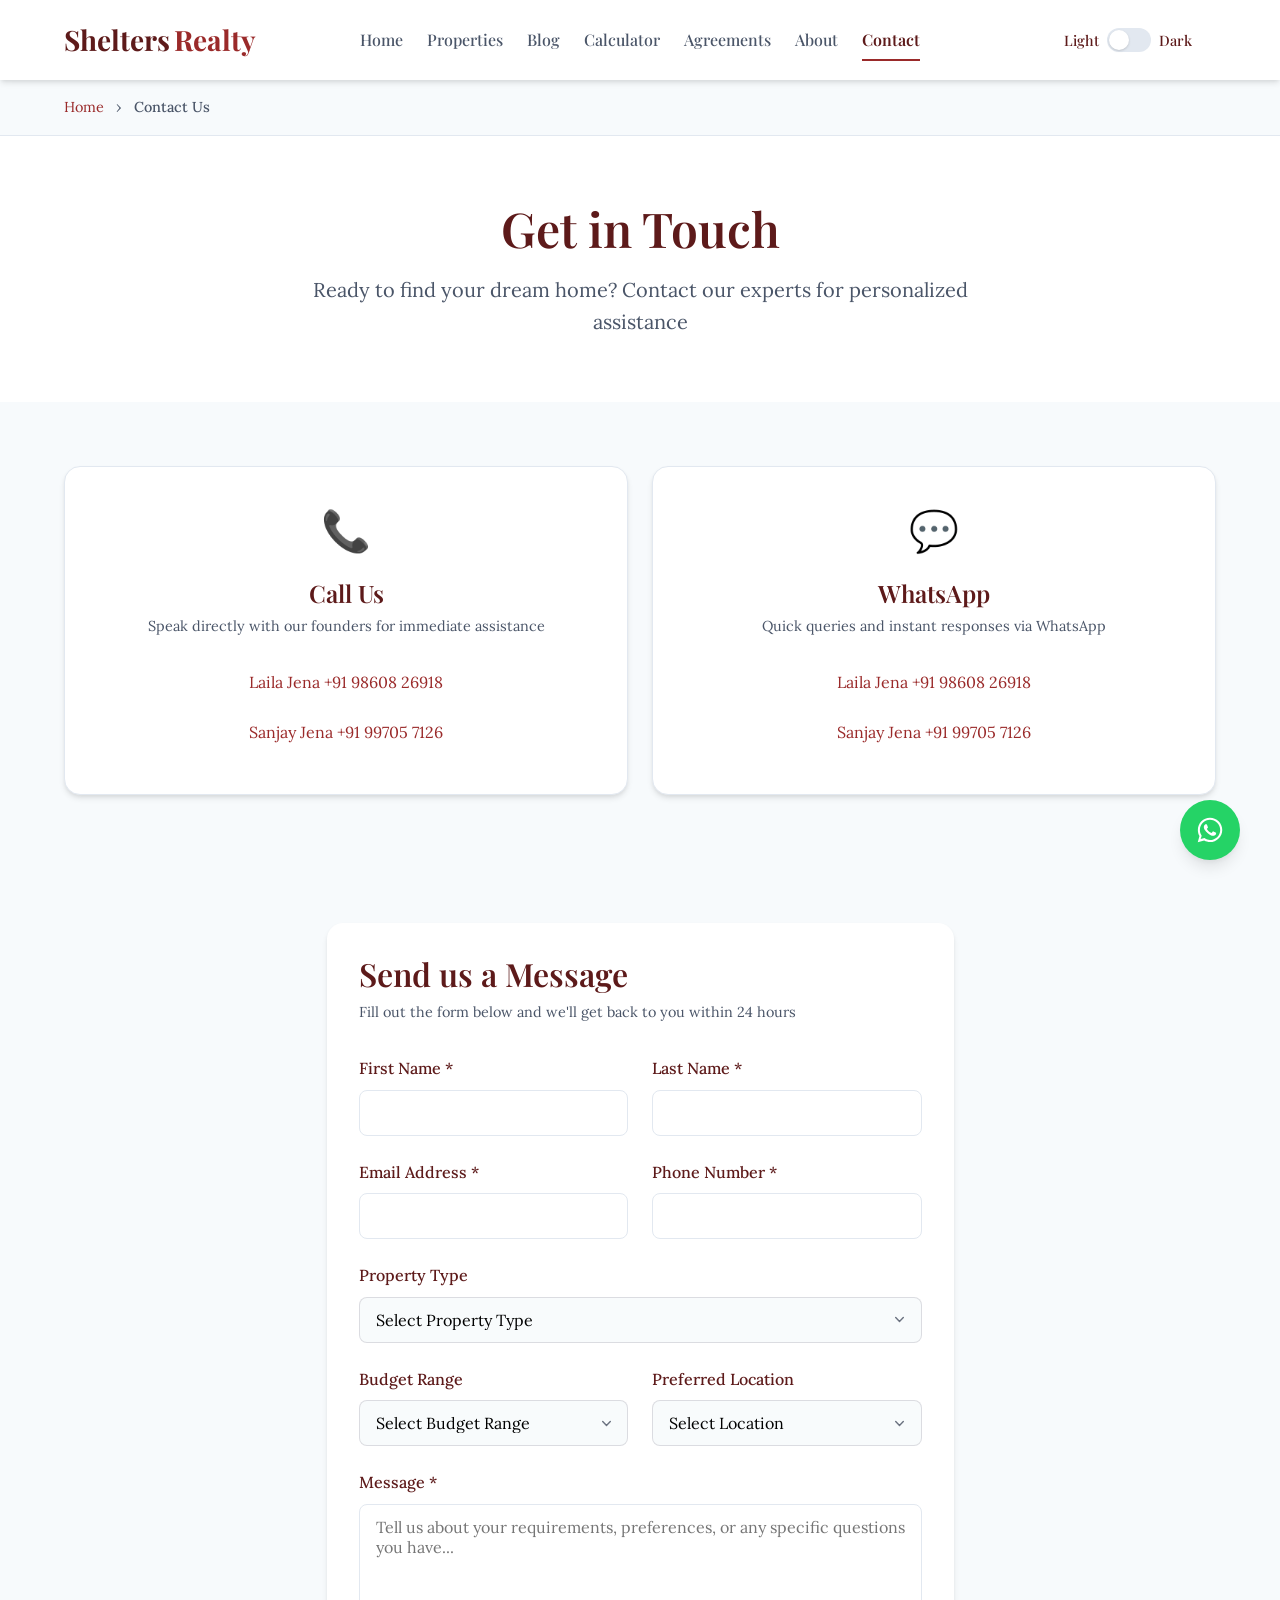
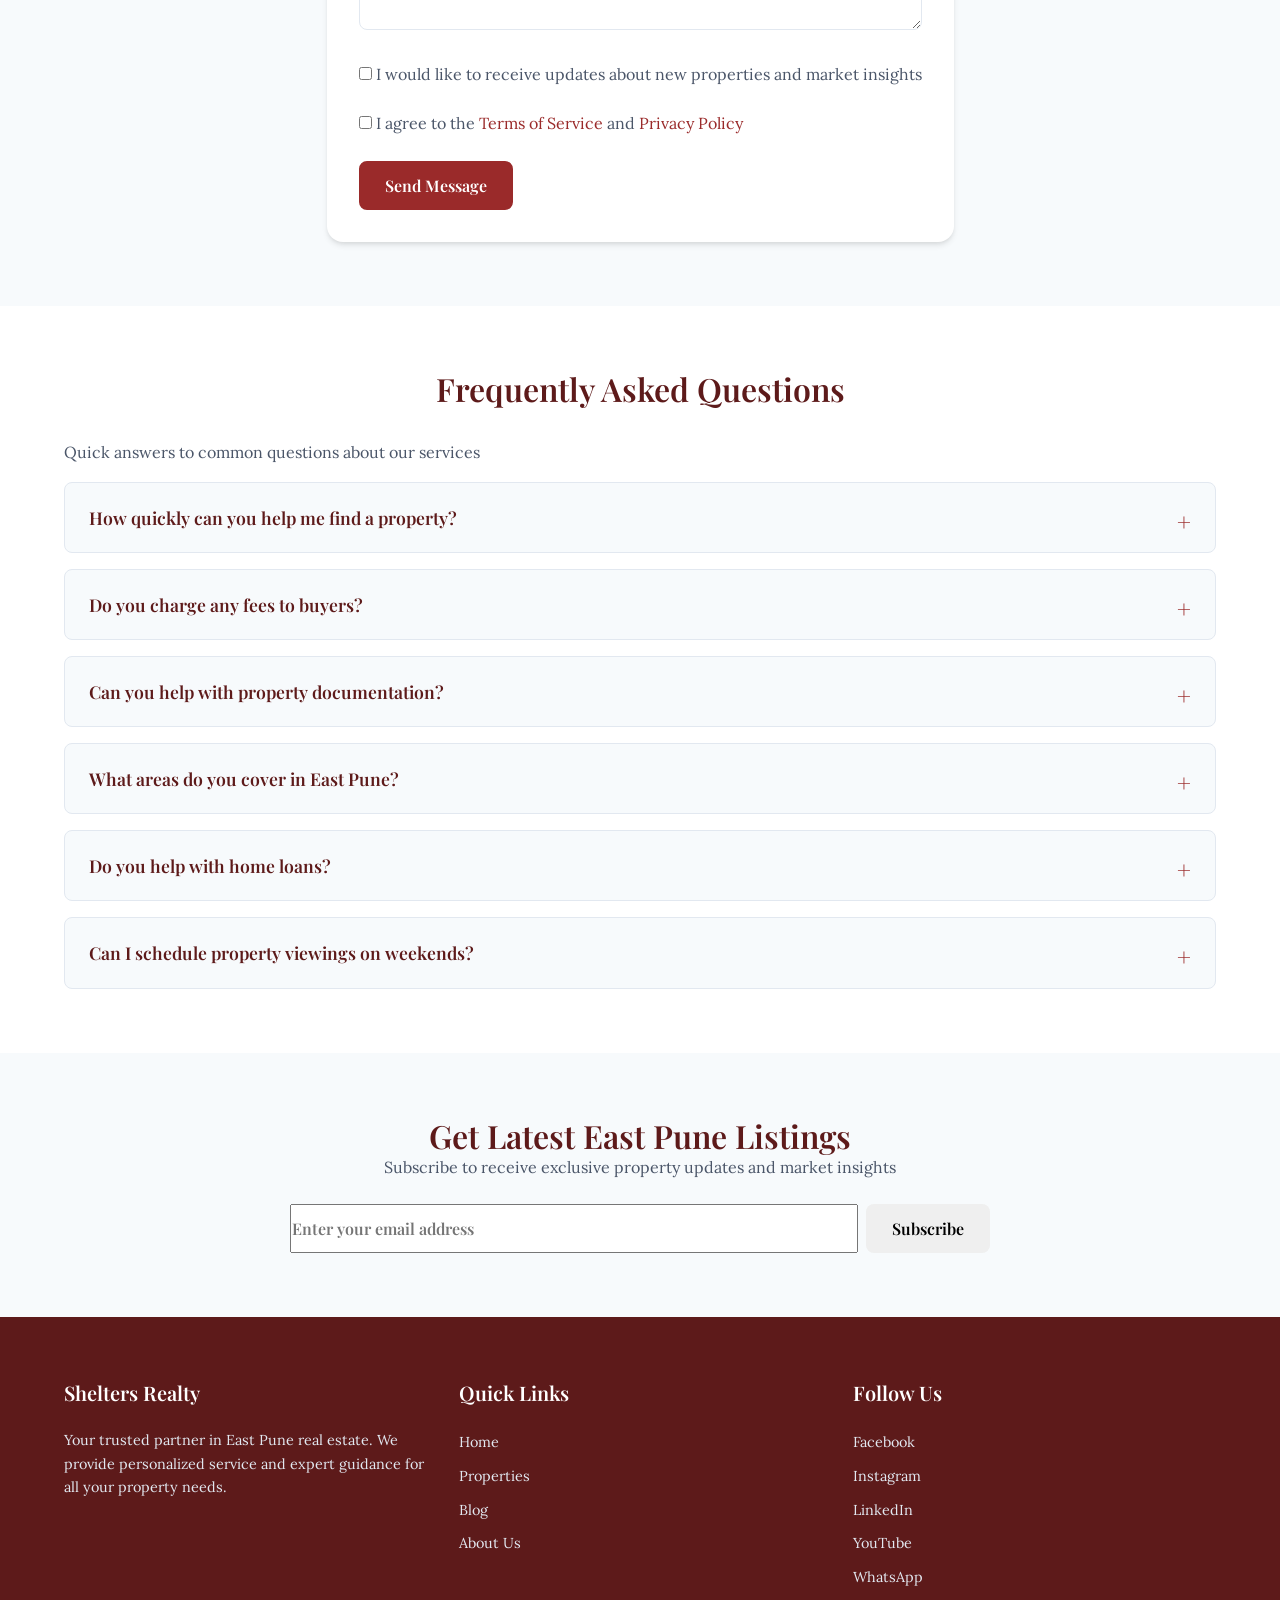
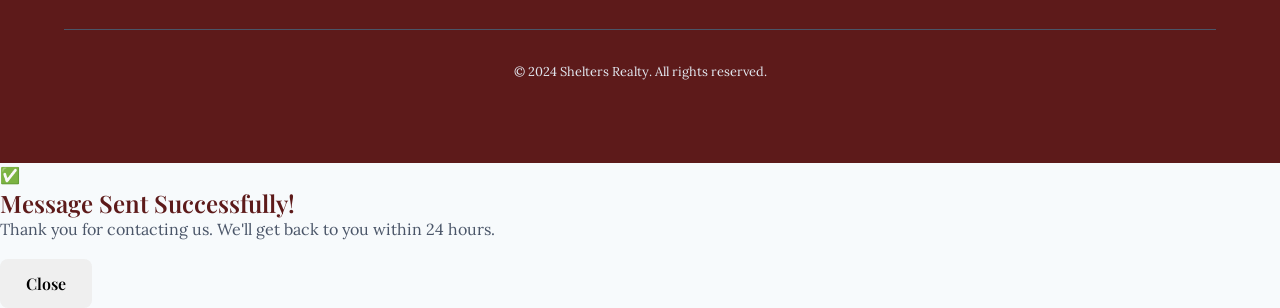
<file: contact.html>
<!DOCTYPE html>
<html lang="en">
<head>
    <meta charset="UTF-8">
    <meta name="viewport" content="width=device-width, initial-scale=1.0">
    <title>Contact Us - Shelters Realty | Get in Touch with Our Real Estate Experts</title>
    <meta name="description" content="Contact Shelters Realty for all your East Pune real estate needs. Reach out to Laila Jena (+91 98608 26918) or Sanjay Jena (+91 99705 7126) for expert guidance.">
    <meta name="keywords" content="contact Shelters Realty, real estate contact Pune, Laila Jena contact, Sanjay Jena contact, East Pune real estate">
    
    <!-- Fonts -->
    <link rel="preconnect" href="https://fonts.googleapis.com">
    <link rel="preconnect" href="https://fonts.gstatic.com" crossorigin>
    <link href="https://fonts.googleapis.com/css2?family=Playfair+Display:wght@400;700&family=Lora:wght@400;500;600&display=swap" rel="stylesheet">
    
    <!-- Styles -->
    <link rel="stylesheet" href="styles.css">
    
    <!-- Favicon -->
    <link rel="icon" href="data:image/svg+xml,<svg xmlns=%22http://www.w3.org/2000/svg%22 viewBox=%220 0 100 100%22><text y=%22.9em%22 font-size=%2290%22>🏠</text></svg>">
</head>
<body>
    <!-- Navigation -->
    <nav class="navbar">
        <div class="nav-container">
            <div class="nav-logo">
                <a href="index.html">
                    <span class="logo-text">Shelters</span>
                    <span class="logo-accent">Realty</span>
                </a>
            </div>
            <div class="nav-menu" id="nav-menu">
                <a href="index.html" class="nav-link">Home</a>
                <a href="listings.html" class="nav-link">Properties</a>
                <a href="blog.html" class="nav-link">Blog</a>
                <a href="calculator.html" class="nav-link">Calculator</a>
                <a href="agreements.html" class="nav-link">Agreements</a>
                <a href="about.html" class="nav-link">About</a>
                <a href="contact.html" class="nav-link active">Contact</a>
            </div>
            <button class="theme-toggle" id="theme-toggle" aria-label="Toggle theme">
                <span class="theme-text light-text">Light</span>
                <span class="toggle-switch">
                    <span class="toggle-thumb"></span>
                </span>
                <span class="theme-text dark-text">Dark</span>
            </button>
            <div class="nav-toggle" id="nav-toggle">
                <span class="bar"></span>
                <span class="bar"></span>
                <span class="bar"></span>
            </div>
        </div>
    </nav>

    <!-- Breadcrumbs -->
    <section class="breadcrumbs">
        <div class="container">
            <nav class="breadcrumb-nav">
                <a href="index.html" class="breadcrumb-link">Home</a>
                <span class="breadcrumb-separator">›</span>
                <span class="breadcrumb-current">Contact Us</span>
            </nav>
        </div>
    </section>

    <!-- Page Header -->
    <section class="page-header">
        <div class="container">
            <h1 class="page-title">Get in Touch</h1>
            <p class="page-subtitle">Ready to find your dream home? Contact our experts for personalized assistance</p>
        </div>
    </section>

    <!-- Contact Methods -->
    <section class="contact-methods">
        <div class="container">
            <div class="methods-grid">
                <div class="contact-method">
                    <div class="method-icon">📞</div>
                    <h3 class="method-title">Call Us</h3>
                    <p class="method-description">Speak directly with our founders for immediate assistance</p>
                    <div class="method-contacts">
                        <a href="tel:+919860826918" class="contact-link">
                            <span class="contact-name">Laila Jena</span>
                            <span class="contact-number">+91 98608 26918</span>
                        </a>
                        <a href="tel:+91997057126" class="contact-link">
                            <span class="contact-name">Sanjay Jena</span>
                            <span class="contact-number">+91 99705 7126</span>
                        </a>
                    </div>
                </div>
                
                <div class="contact-method">
                    <div class="method-icon">💬</div>
                    <h3 class="method-title">WhatsApp</h3>
                    <p class="method-description">Quick queries and instant responses via WhatsApp</p>
                    <div class="method-contacts">
                        <a href="https://wa.me/919860826918" class="contact-link whatsapp-link" target="_blank">
                            <span class="contact-name">Laila Jena</span>
                            <span class="contact-number">+91 98608 26918</span>
                        </a>
                        <a href="https://wa.me/91997057126" class="contact-link whatsapp-link" target="_blank">
                            <span class="contact-name">Sanjay Jena</span>
                            <span class="contact-number">+91 99705 7126</span>
                        </a>
                    </div>
                </div>
            </div>
        </div>
    </section>

    <!-- Contact Form & Map -->
    <section class="contact-form-section">
        <div class="container">
            <div class="contact-layout">
                <!-- Contact Form -->
                <div class="contact-form-container">
                    <h2 class="form-title">Send us a Message</h2>
                    <p class="form-subtitle">Fill out the form below and we'll get back to you within 24 hours</p>
                    
                    <form class="contact-form" id="contact-form">
                        <div class="form-row">
                            <div class="form-group">
                                <label for="firstName" class="form-label">First Name *</label>
                                <input type="text" id="firstName" name="firstName" class="form-input" required>
                            </div>
                            <div class="form-group">
                                <label for="lastName" class="form-label">Last Name *</label>
                                <input type="text" id="lastName" name="lastName" class="form-input" required>
                            </div>
                        </div>
                        
                        <div class="form-row">
                            <div class="form-group">
                                <label for="email" class="form-label">Email Address *</label>
                                <input type="email" id="email" name="email" class="form-input" required>
                            </div>
                            <div class="form-group">
                                <label for="phone" class="form-label">Phone Number *</label>
                                <input type="tel" id="phone" name="phone" class="form-input" required>
                            </div>
                        </div>
                        
                        <div class="form-group">
                            <label for="propertyType" class="form-label">Property Type</label>
                            <select id="propertyType" name="propertyType" class="form-select">
                                <option value="">Select Property Type</option>
                                <option value="apartment">Apartment</option>
                                <option value="villa">Villa</option>
                                <option value="plot">Plot</option>
                                <option value="commercial">Commercial</option>
                                <option value="other">Other</option>
                            </select>
                        </div>
                        
                        <div class="form-row">
                            <div class="form-group">
                                <label for="budget" class="form-label">Budget Range</label>
                                <select id="budget" name="budget" class="form-select">
                                    <option value="">Select Budget Range</option>
                                    <option value="under-50">Under ₹50 Lakhs</option>
                                    <option value="50-75">₹50 Lakhs - ₹75 Lakhs</option>
                                    <option value="75-100">₹75 Lakhs - ₹1 Crore</option>
                                    <option value="100-150">₹1 Crore - ₹1.5 Crore</option>
                                    <option value="150-200">₹1.5 Crore - ₹2 Crore</option>
                                    <option value="above-200">Above ₹2 Crore</option>
                                </select>
                            </div>
                            <div class="form-group">
                                <label for="location" class="form-label">Preferred Location</label>
                                <select id="location" name="location" class="form-select">
                                    <option value="">Select Location</option>
                                    <option value="viman-nagar">Viman Nagar</option>
                                    <option value="kharadi">Kharadi</option>
                                    <option value="koregaon-park">Koregaon Park</option>
                                    <option value="wadgaon-sheri">Wadgaon Sheri</option>
                                    <option value="other">Other</option>
                                </select>
                            </div>
                        </div>
                        
                        <div class="form-group">
                            <label for="message" class="form-label">Message *</label>
                            <textarea id="message" name="message" class="form-textarea" rows="5" placeholder="Tell us about your requirements, preferences, or any specific questions you have..." required></textarea>
                        </div>
                        
                        <div class="form-group checkbox-group">
                            <label class="checkbox-label">
                                <input type="checkbox" id="newsletter" name="newsletter" class="form-checkbox">
                                <span class="checkbox-custom"></span>
                                I would like to receive updates about new properties and market insights
                            </label>
                        </div>
                        
                        <div class="form-group checkbox-group">
                            <label class="checkbox-label">
                                <input type="checkbox" id="terms" name="terms" class="form-checkbox" required>
                                <span class="checkbox-custom"></span>
                                I agree to the <a href="#" class="terms-link">Terms of Service</a> and <a href="#" class="terms-link">Privacy Policy</a>
                            </label>
                        </div>
                        
                        <button type="submit" class="submit-btn">
                            <span>Send Message</span>
                            <div class="button-glow"></div>
                        </button>
                    </form>
                </div>
            </div>
        </div>
    </section>

    <!-- FAQ Section -->
    <section class="faq-section">
        <div class="container">
            <h2 class="section-title">Frequently Asked Questions</h2>
            <p class="section-subtitle">Quick answers to common questions about our services</p>
            <div class="faq-grid">
                <div class="faq-item">
                    <h3 class="faq-question">How quickly can you help me find a property?</h3>
                    <p class="faq-answer">Depending on your requirements, we can typically show you suitable properties within 24-48 hours. For urgent needs, we can arrange viewings the same day.</p>
                </div>
                <div class="faq-item">
                    <h3 class="faq-question">Do you charge any fees to buyers?</h3>
                    <p class="faq-answer">No, our services are completely free for buyers. We earn our commission from the property sellers, so you don't pay anything for our assistance.</p>
                </div>
                <div class="faq-item">
                    <h3 class="faq-question">Can you help with property documentation?</h3>
                    <p class="faq-answer">Yes, we provide complete assistance with all legal documentation, RERA compliance, and ensure all paperwork is in order before finalizing any transaction.</p>
                </div>
                <div class="faq-item">
                    <h3 class="faq-question">What areas do you cover in East Pune?</h3>
                    <p class="faq-answer">We cover all major areas in East Pune including Viman Nagar, Kharadi, Koregaon Park, Wadgaon Sheri, Kalyani Nagar, and surrounding localities.</p>
                </div>
                <div class="faq-item">
                    <h3 class="faq-question">Do you help with home loans?</h3>
                    <p class="faq-answer">Yes, we have partnerships with leading banks and financial institutions to help you get the best home loan rates and terms for your property purchase.</p>
                </div>
                <div class="faq-item">
                    <h3 class="faq-question">Can I schedule property viewings on weekends?</h3>
                    <p class="faq-answer">Absolutely! We understand that weekdays can be busy, so we're available for property viewings on weekends and even outside regular business hours.</p>
                </div>
            </div>
        </div>
    </section>

    <!-- Newsletter Section -->
    <section class="newsletter">
        <div class="container">
            <div class="newsletter-content">
                <h2>Get Latest East Pune Listings</h2>
                <p>Subscribe to receive exclusive property updates and market insights</p>
                <form class="newsletter-form">
                    <input type="email" placeholder="Enter your email address" class="newsletter-input">
                    <button type="submit" class="newsletter-button">
                        <span>Subscribe</span>
                        <div class="button-pulse"></div>
                    </button>
                </form>
            </div>
        </div>
    </section>

    <!-- Footer -->
    <footer class="footer">
        <div class="container">
            <div class="footer-content">
                <div class="footer-section">
                    <h4>Shelters Realty</h4>
                    <p>Your trusted partner in East Pune real estate. We provide personalized service and expert guidance for all your property needs.</p>
                </div>
                <div class="footer-section">
                    <h4>Quick Links</h4>
                    <ul class="footer-links">
                        <li><a href="index.html">Home</a></li>
                        <li><a href="listings.html">Properties</a></li>
                        <li><a href="blog.html">Blog</a></li>
                        <li><a href="about.html">About Us</a></li>
                    </ul>
                </div>
                <div class="footer-section">
                    <h4>Follow Us</h4>
                    <ul class="footer-links">
                        <li><a href="#" class="social-link">Facebook</a></li>
                        <li><a href="#" class="social-link">Instagram</a></li>
                        <li><a href="#" class="social-link">LinkedIn</a></li>
                        <li><a href="#" class="social-link">YouTube</a></li>
                        <li><a href="https://wa.me/919860826918" class="social-link" target="_blank">WhatsApp</a></li>
                    </ul>
                </div>
            </div>
            <div class="footer-bottom">
                <p>&copy; 2024 Shelters Realty. All rights reserved.</p>
            </div>
        </div>
    </footer>

    <!-- Success Modal -->
    <div class="success-modal" id="success-modal">
        <div class="modal-content">
            <div class="modal-icon">✅</div>
            <h3 class="modal-title">Message Sent Successfully!</h3>
            <p class="modal-message">Thank you for contacting us. We'll get back to you within 24 hours.</p>
            <button class="modal-close" id="modal-close">Close</button>
        </div>
    </div>

    <!-- Scripts -->
    <script src="script.js"></script>
    <script src="contact.js"></script>

    <!-- WhatsApp Floating Button -->
    <a href="https://wa.me/919860826918?text=Hi!%20I'm%20interested%20in%20your%20real%20estate%20services." class="whatsapp-float" target="_blank" aria-label="Chat with us on WhatsApp">
        <svg xmlns="http://www.w3.org/2000/svg" viewBox="0 0 448 512" width="28" height="28" fill="currentColor"><path d="M380.9 97.1C339 55.1 283.2 32 223.9 32c-122.4 0-222 99.6-222 222 0 39.1 10.2 77.3 29.6 111L0 480l117.7-30.9c32.4 17.7 68.9 27 106.1 27h.1c122.3 0 224.1-99.6 224.1-222 0-59.3-25.2-115-67.1-157zm-157 341.6c-33.8 0-65.7-10.8-94.2-30.6l-6.7-4-69.8 18.3L72 359.2l-4.4-7c-18.5-29.4-28.2-63.3-28.2-98.2 0-101.7 82.8-184.5 184.6-184.5 49.3 0 95.6 19.2 130.4 54.1 34.8 34.9 56.2 81.2 56.1 130.5c-.1 101.8-84.9 184.6-186.6 184.6zm101.2-138.2c-5.5-2.8-32.8-16.2-37.9-18-5.1-1.9-8.8-2.8-12.5 2.8-3.7 5.6-14.3 18-17.6 21.8-3.2 3.7-6.5 4.2-12 1.4-32.6-16.3-54-29.1-75.5-66-5.7-9.8 5.7-9.1 16.3-30.3 1.8-3.7.9-6.9-.5-9.7-1.4-2.8-12.5-30.1-17.1-41.2-4.5-10.8-9.1-9.3-12.5-9.5-3.2-.2-6.9-.2-10.6-.2-3.7 0-9.7 1.4-14.8 6.9-5.1 5.6-19.4 19-19.4 46.3 0 27.3 19.9 53.7 22.6 57.4 2.8 3.7 39.1 59.7 94.8 83.8 35.2 15.2 49 16.5 66.6 13.9 10.7-1.6 32.8-13.4 37.4-26.4 4.6-13 4.6-24.1 3.2-26.4-1.3-2.5-5-3.9-10.5-6.6z"/></svg>
    </a>
</body>
</html>
</file>
<file: styles.css>
/* Shelters Realty - New Blue Theme */

/* 1. CSS Variables & Root Styles
   ========================================================================== */
:root {
    /* Color Palette */
    --primary-blue: #9A2A2A; /* A rich, professional maroon */
    --accent-blue: #E74C3C;  /* A brighter red for accents and CTAs */
    --dark-navy: #5D1A1A;    /* A dark, rich maroon for headings and primary text */
    --slate-gray: #4A5568;   /* For body text and subtitles */
    --light-gray: #E2E8F0;   /* For borders and dividers */
    --background-light: #F7FAFC; /* Off-white background */
    --white: #FFFFFF;
    --text-on-dark: #FFFFFF; /* Static white for text on dark backgrounds */
    --success: #28a745;
    --error: #dc3545;

    /* Typography */
    --font-primary: 'Playfair Display', serif;
    --font-secondary: 'Lora', serif;

    /* Spacing */
    --space-xs: 0.25rem; /* 4px */
    --space-sm: 0.5rem;  /* 8px */
    --space-md: 1rem;    /* 16px */
    --space-lg: 1.5rem;  /* 24px */
    --space-xl: 2rem;    /* 32px */
    --space-xxl: 4rem;   /* 64px */

    /* Border Radius */
    --radius-sm: 4px;
    --radius-md: 8px;
    --radius-lg: 16px;

    /* Shadows */
    --shadow-sm: 0 1px 3px 0 rgba(0, 0, 0, 0.1), 0 1px 2px 0 rgba(0, 0, 0, 0.06);
    --shadow-md: 0 4px 6px -1px rgba(0, 0, 0, 0.1), 0 2px 4px -1px rgba(0, 0, 0, 0.06);
    --shadow-lg: 0 10px 15px -3px rgba(0, 0, 0, 0.1), 0 4px 6px -2px rgba(0, 0, 0, 0.05);
    --shadow-xl: 0 20px 25px -5px rgba(0, 0, 0, 0.1), 0 10px 10px -5px rgba(0, 0, 0, 0.04);
}

/* Dark Mode Color Palette Overrides */
html.dark-mode {
    &, :root {
        /* Invert the background and text colors for dark mode */
        --primary-blue: #B93C3C; /* Brighter maroon for better visibility */
        --accent-blue: #F87171;  /* Brighter red for CTAs */
        --dark-navy: #F1F5F9;    /* Light text for headings */
        --slate-gray: #94A3B8;   /* Lighter gray for body text */
        --light-gray: #334155;   /* Darker borders and dividers */
        --background-light: #0F172A; /* Very dark blue/gray page background */
        --white: #1E293B;       /* Dark card/element backgrounds */

        /* Adjust shadows for dark backgrounds */
        --shadow-sm: 0 1px 3px 0 rgba(0, 0, 0, 0.2), 0 1px 2px 0 rgba(0, 0, 0, 0.15);
        --shadow-md: 0 4px 6px -1px rgba(0, 0, 0, 0.2), 0 2px 4px -1px rgba(0, 0, 0, 0.15);
        --shadow-lg: 0 10px 15px -3px rgba(0, 0, 0, 0.2), 0 4px 6px -2px rgba(0, 0, 0, 0.15);
        --shadow-xl: 0 20px 25px -5px rgba(0, 0, 0, 0.2), 0 10px 10px -5px rgba(0, 0, 0, 0.15);
    }

    /* Specific overrides for dark mode */
    .hero-overlay {
        background-color: rgba(20, 10, 10, 0.7); /* Slightly darker overlay for hero */
    }

    .form-select, .filter-dropdown, .filter-select {
        background-color: rgba(30, 41, 59, 0.8); /* Darker transparent background for dropdowns */
        border-color: rgba(51, 65, 85, 0.7);
        color: var(--text-on-dark); /* Make dropdown text white in dark mode */
    }

    .search-tab-btn {
        color: var(--text-on-dark) !important; /* Force white for all tabs in dark mode */
        opacity: 1; /* Ensure all tabs are fully opaque */
    }
}

/* 2. Base & Typography
   ========================================================================== */
*, *::before, *::after {
    box-sizing: border-box;
    margin: 0;
    padding: 0;
}

html {
    scroll-behavior: smooth;
}

body {
    font-family: var(--font-secondary);
    font-size: 16px;
    line-height: 1.6;
    color: var(--slate-gray);
    background-color: var(--background-light);
    -webkit-font-smoothing: antialiased;
    -moz-osx-font-smoothing: grayscale;
}

.container {
    max-width: 1200px;
    margin: 0 auto;
    padding: 0 var(--space-lg);
}

h1, h2, h3, h4, h5, h6 {
    font-family: var(--font-primary);
    color: var(--dark-navy);
    line-height: 1.2;
    font-weight: 600;
}

h1 { font-size: 2.5rem; } /* 40px */
h2 { font-size: 2rem; }   /* 32px */
h3 { font-size: 1.5rem; } /* 24px */
h4 { font-size: 1.25rem; }/* 20px */

p {
    margin-bottom: var(--space-md);
}

a {
    color: var(--primary-blue);
    text-decoration: none;
    transition: color 0.3s ease;
}

a:hover {
    color: var(--accent-blue);
}

section {
    padding: var(--space-xxl) 0;
}

/* 3. Navigation Bar
   ========================================================================== */
.navbar {
    background-color: var(--white);
    box-shadow: var(--shadow-md);
    padding: var(--space-md) 0;
    position: sticky;
    top: 0;
    z-index: 1000;
}

.nav-container {
    display: flex;
    justify-content: space-between;
    align-items: center;
    max-width: 1200px;
    margin: 0 auto;
    padding: 0 var(--space-lg);
}

.logo .logo-text, .nav-logo .logo-text {
    font-family: var(--font-primary);
    font-size: 1.75rem;
    font-weight: 700;
    color: var(--dark-navy);
}

.logo .logo-accent, .nav-logo .logo-accent {
    font-family: var(--font-primary);
    font-size: 1.75rem;
    font-weight: 700;
    color: var(--primary-blue);
}

.nav-links, .nav-menu {
    display: flex;
    gap: var(--space-lg);
}

.nav-link {
    font-family: var(--font-primary);
    font-weight: 500;
    color: var(--slate-gray);
    padding: var(--space-sm) 0;
    position: relative;
}

.nav-link::after {
    content: '';
    position: absolute;
    bottom: 0;
    left: 0;
    width: 0;
    height: 2px;
    background-color: var(--primary-blue);
    transition: width 0.3s ease;
}

.nav-link:hover::after,
.nav-link.active::after {
    width: 100%;
}

.nav-link.active {
    color: var(--dark-navy);
    font-weight: 600;
}

.mobile-menu-toggle, .nav-toggle {
    display: none;
    cursor: pointer;
}

.nav-toggle .bar {
    display: block;
    width: 25px;
    height: 3px;
    margin: 5px auto;
    background-color: var(--dark-navy);
    transition: all 0.3s ease-in-out;
}

.theme-toggle {
    background: none;
    border: none;
    cursor: pointer;
    margin-left: var(--space-md);
    color: var(--dark-navy);
    display: flex;
    align-items: center;
    gap: var(--space-sm);
}

.toggle-switch {
    position: relative;
    width: 44px;
    height: 24px;
    background-color: var(--light-gray);
    border-radius: 12px;
    transition: background-color 0.3s ease;
}

.toggle-thumb {
    position: absolute;
    top: 2px;
    left: 2px;
    width: 20px;
    height: 20px;
    background-color: var(--white);
    border-radius: 50%;
    box-shadow: var(--shadow-sm);
    transition: transform 0.3s ease;
}

.theme-text {
    font-family: var(--font-primary);
    font-weight: 500;
    font-size: 0.9rem;
    transition: color 0.3s ease;
}

/* Hide the moon icon and dark text by default */
html:not(.dark-mode) .theme-toggle .moon-icon,
html:not(.dark-mode) .theme-toggle .theme-toggle-inner:last-child { display: none; }

/* Hide the sun icon and light text in dark mode */
html.dark-mode .theme-toggle .sun-icon,
html.dark-mode .theme-toggle .theme-toggle-inner:first-child { display: none; }

html.dark-mode .toggle-switch {
    background-color: var(--primary-blue);
}

html.dark-mode .toggle-thumb {
    transform: translateX(20px);
}

@media (max-width: 1024px) {
    .nav-container { gap: var(--space-md); }
}

/* 4. Buttons & Forms
   ========================================================================== */
.btn, button, input[type="submit"] {
    display: inline-block;
    font-family: var(--font-primary);
    font-weight: 600;
    font-size: 1rem;
    padding: 0.75rem 1.5rem;
    border-radius: var(--radius-md);
    border: 2px solid transparent;
    cursor: pointer;
    text-align: center;
    transition: all 0.3s ease;
}

.btn-primary, .bento-btn.primary, .cta-button.primary, .calculate-btn, .submit-btn {
    background-color: var(--primary-blue);
    color: var(--white);
    border-color: var(--primary-blue);
}

.btn-primary:hover, .bento-btn.primary:hover, .cta-button.primary:hover, .calculate-btn:hover, .submit-btn:hover {
    background-color: var(--dark-navy);
    border-color: var(--dark-navy);
    transform: translateY(-2px);
    box-shadow: var(--shadow-md);
}

.btn-secondary, .bento-btn.secondary, .cta-button.secondary {
    background-color: transparent;
    color: var(--primary-blue);
    border-color: var(--primary-blue);
}

.btn-secondary:hover, .bento-btn.secondary:hover, .cta-button.secondary:hover {
    background-color: var(--primary-blue);
    color: var(--white);
}

.form-group {
    margin-bottom: var(--space-lg);
}

.form-label {
    display: block;
    font-weight: 500;
    color: var(--dark-navy);
    margin-bottom: var(--space-sm);
}

.form-input, .form-select, .form-textarea, .filter-dropdown, .search-input {
    width: 100%;
    padding: 0.75rem 1rem;
    border: 1px solid var(--light-gray);
    border-radius: var(--radius-md);
    font-size: 1rem;
    font-family: var(--font-secondary);
    transition: border-color 0.3s, box-shadow 0.3s;
}

.form-input:focus, .form-select:focus, .form-textarea:focus, .filter-dropdown:focus, .search-input:focus {
    outline: none;
    border-color: var(--primary-blue);
    box-shadow: 0 0 0 3px rgba(0, 90, 156, 0.2);
}

/* 5. Page Specific Sections
   ========================================================================== */

/* Page Header & Breadcrumbs */
.page-header {
    background-color: var(--white);
    text-align: center;
    padding: var(--space-xxl) 0;
}

.page-title {
    font-size: 3rem;
    margin-bottom: var(--space-md);
}

.page-subtitle {
    font-size: 1.25rem;
    color: var(--slate-gray);
    max-width: 700px;
    margin: 0 auto;
}

.section-title {
    text-align: center;
    margin-bottom: var(--space-xl);
}

.breadcrumbs {
    background-color: var(--background-light);
    padding: var(--space-md) 0;
    border-bottom: 1px solid var(--light-gray);
}

.breadcrumb-nav {
    font-size: 0.9rem;
}

.breadcrumb-separator {
    margin: 0 var(--space-sm);
}

.breadcrumb-current {
    color: var(--slate-gray);
    font-weight: 500;
}

/* Listings Page - Filter Panel */
.filter-panel {
    background-color: var(--white);
    padding: var(--space-xl) 0;
    border-bottom: 1px solid var(--light-gray);
}

.filter-container {
    display: grid;
    grid-template-columns: repeat(auto-fit, minmax(200px, 1fr));
    gap: var(--space-lg);
    align-items: end;
}

.filter-group {
    margin-bottom: 0;
}

.filter-label {
    font-weight: 600;
    color: var(--dark-navy);
    margin-bottom: var(--space-sm);
    display: block;
}

.filter-toggles {
    display: flex;
    flex-wrap: wrap;
    gap: var(--space-sm);
}

.filter-toggle {
    background-color: var(--background-light);
    border: 1px solid var(--light-gray);
    color: var(--slate-gray);
    padding: 0.5rem 1rem;
    border-radius: var(--radius-md);
    cursor: pointer;
    transition: all 0.3s ease;
}

.filter-toggle:hover {
    background-color: var(--light-gray);
}

.filter-toggle.active {
    background-color: var(--primary-blue);
    color: var(--white);
    border-color: var(--primary-blue);
    font-weight: 600;
}

/* Results Summary Bar */
.results-summary-bar {
    padding: var(--space-lg) 0;
    background-color: var(--background-light);
    border-bottom: 1px solid var(--light-gray);
}

.results-summary-bar .summary-content {
    display: flex;
    justify-content: space-between;
    align-items: center;
    flex-wrap: wrap;
    gap: var(--space-md);
}

.results-text {
    margin: 0;
    color: var(--slate-gray);
}

.results-text strong {
    color: var(--dark-navy);
    font-weight: 700;
}

.sort-container {
    display: flex;
    align-items: center;
    gap: var(--space-sm);
}

.sort-label {
    font-weight: 500;
    color: var(--slate-gray);
}

/* Price Range Slider in Filter Panel */
.price-range {
    padding-top: var(--space-sm);
}

.price-slider {
    -webkit-appearance: none;
    appearance: none;
    width: 100%;
    height: 6px;
    background: var(--light-gray);
    border-radius: 3px;
    outline: none;
    transition: opacity .2s;
    margin: var(--space-md) 0;
}

.price-slider::-webkit-slider-thumb {
    -webkit-appearance: none;
    appearance: none;
    width: 20px;
    height: 20px;
    background: var(--primary-blue);
    cursor: pointer;
    border-radius: 50%;
    border: 3px solid var(--white);
    box-shadow: var(--shadow-md);
    transition: background-color 0.3s;
}

.price-slider::-moz-range-thumb {
    width: 20px;
    height: 20px;
    background: var(--primary-blue);
    cursor: pointer;
    border-radius: 50%;
    border: 3px solid var(--white);
    box-shadow: var(--shadow-md);
    transition: background-color 0.3s;
}

.price-slider:hover::-webkit-slider-thumb,
.price-slider:hover::-moz-range-thumb {
    background: var(--dark-navy);
}

.price-display {
    display: flex;
    justify-content: space-between;
    font-size: 0.9rem;
    color: var(--slate-gray);
}

/* Listings Page - Property Cards */
.properties-section {
    background-color: var(--background-light);
}

.bento-grid {
    display: grid;
    gap: var(--space-lg);
    grid-template-columns: repeat(auto-fill, minmax(300px, 1fr));
}

.bento-card-wrapper {
    display: flex; /* Ensures the inner <a> tag can stretch */
    flex-direction: column;
}

.bento-card {
    background-color: var(--white);
    border-radius: var(--radius-lg);
    box-shadow: var(--shadow-md);
    overflow: hidden;
    display: flex;
    flex-direction: column;
    flex-grow: 1; /* Allows the card to grow and fill the wrapper */
    width: 100%;
    display: flex;
    flex-direction: column;
    transition: transform 0.3s ease, box-shadow 0.3s ease;
}

.bento-card:hover {
    transform: translateY(-5px);
    box-shadow: var(--shadow-lg);
}

.listing-image-container {
    position: relative;
}

.listing-image-container img, .bento-card-bg {
    width: 100%;
    height: 220px;
    object-fit: cover;
    display: block;
}

.bento-badge {
    position: absolute;
    top: var(--space-md);
    left: var(--space-md);
    background-color: var(--accent-blue);
    color: var(--white);
    padding: var(--space-xs) var(--space-sm);
    border-radius: var(--radius-sm);
    font-size: 0.8rem;
    font-weight: 600;
}

.bento-content {
    padding: var(--space-lg);
    display: flex;
    flex-direction: column;
    flex-grow: 1; /* This makes the content area fill the available space */
}

.bento-title {
    font-size: 1.25rem;
    margin-bottom: var(--space-sm);
    color: var(--dark-navy);
}

.bento-location {
    color: var(--slate-gray);
    margin-bottom: var(--space-md);
}

.bento-description {
    font-size: 0.9rem;
    color: var(--slate-gray);
    /* Truncate long descriptions */
    overflow: hidden;
    text-overflow: ellipsis;
    display: -webkit-box;
    -webkit-line-clamp: 2; /* Show max 2 lines */
    -webkit-box-orient: vertical;
    flex-grow: 1; /* Allow description to take up space before price */
    margin-bottom: var(--space-md);
}

.bento-details {
    display: flex;
    gap: var(--space-md);
    font-size: 0.9rem;
    margin-bottom: var(--space-md);
}

.bento-price {
    font-size: 1.5rem;
    font-weight: 700;
    color: var(--primary-blue);
    margin-top: auto;
    margin-bottom: 0;
}

.bento-actions {
    display: flex;
    gap: var(--space-sm);
}

.bento-btn {
    flex: 1;
    padding: 0.6rem 1rem;
}

.bento-btn.icon-btn {
    flex: 0 0 44px; /* Don't grow, fixed width */
    width: 44px;
    height: 44px;
    padding: 0;
    font-size: 1.5rem;
    background-color: transparent;
    border: 1px solid var(--light-gray);
    color: var(--slate-gray);
}

.bento-btn.icon-btn:hover {
    background-color: var(--background-light);
    border-color: var(--primary-blue);
}
/* Agreements Page */
.agreement-grid {
    display: grid;
    grid-template-columns: repeat(auto-fit, minmax(320px, 1fr));
    gap: var(--space-lg);
}

.agreement-card {
    background: var(--white);
    padding: var(--space-xl);
    border-radius: var(--radius-lg);
    box-shadow: var(--shadow-md);
    text-align: center;
    transition: transform 0.3s ease, box-shadow 0.3s ease;
}

.agreement-card:hover {
    transform: translateY(-5px);
    box-shadow: var(--shadow-lg);
}

.agreement-icon {
    font-size: 3rem;
    margin-bottom: var(--space-md);
}

.agreement-card h3 {
    margin-bottom: var(--space-md);
}

.agreement-features {
    list-style: none;
    margin: var(--space-lg) 0;
    text-align: left;
    padding-left: var(--space-md);
}

.agreement-features li {
    position: relative;
    padding-left: var(--space-lg);
    margin-bottom: var(--space-sm);
}

.agreement-features li::before {
    content: '✓';
    color: var(--primary-blue);
    position: absolute;
    left: 0;
    font-weight: 600;
}

.agreement-price {
    font-weight: 600;
    color: var(--dark-navy);
    margin-bottom: var(--space-lg);
}

/* 6. Footer
   ========================================================================== */
.footer {
    background-color: var(--dark-navy);
    color: var(--light-gray);
    padding: var(--space-xxl) 0;
}

.footer-content {
    display: grid;
    grid-template-columns: repeat(auto-fit, minmax(250px, 1fr));
    gap: var(--space-xl);
    margin-bottom: var(--space-xl);
}

.footer-section h3, .footer-section h4 {
    color: var(--white);
    font-family: var(--font-primary);
    margin-bottom: var(--space-lg);
}

.footer-section p, .footer-section a {
    color: var(--light-gray);
    font-size: 0.9rem;
}

.footer-section ul {
    list-style: none;
}

.footer-section ul li {
    margin-bottom: var(--space-sm);
}

.footer-bottom {
    border-top: 1px solid var(--slate-gray);
    padding-top: var(--space-xl);
    text-align: center;
    font-size: 0.8rem;
}
 
/* 7. General Purpose Classes
   ========================================================================== */
.property {
    border: 1px solid var(--light-gray);
    padding: var(--space-lg);
    margin-bottom: var(--space-lg);
    border-radius: var(--radius-md);
    background-color: var(--white);
}

.property img {
    max-width: 300px;
    height: auto;
    border-radius: var(--radius-sm);
}

/* 8. Restored Original Styles (as requested)
   ========================================================================== */

/* Curated Collections on index.html */
.curated-collections {
    background-color: var(--white);
}

.collections-grid {
    display: grid;
    grid-template-columns: repeat(auto-fit, minmax(250px, 1fr));
    gap: var(--space-lg);
}

.collection-card {
    background-color: var(--background-light);
    border: 1px solid var(--light-gray);
    border-radius: var(--radius-md);
    padding: var(--space-xl);
    text-align: center;
    transition: transform 0.3s ease, box-shadow 0.3s ease;
}

.collection-card:hover {
    transform: translateY(-5px);
    box-shadow: var(--shadow-lg);
    border-color: var(--primary-blue);
}

.collection-icon {
    font-size: 2.5rem;
    margin-bottom: var(--space-md);
    display: inline-block;
}

.collection-card h3 {
    font-family: var(--font-primary);
    color: var(--dark-navy);
    margin-bottom: var(--space-sm);
}

.collection-card p {
    font-size: 0.9rem;
    color: var(--slate-gray);
    margin-bottom: 0;
}

.collection-glow {
    display: none; /* Removing the glow effect from the new theme */
}

/* Similar Properties on property-detail.html */
.similar-properties {
    background-color: var(--white);
    padding: var(--space-lg);
    border-radius: var(--radius-md);
    box-shadow: var(--shadow-sm);
    margin-top: var(--space-xl);
}

.similar-properties h3 {
    font-family: var(--font-primary);
    color: var(--dark-navy);
    margin-bottom: var(--space-lg);
    border-bottom: 1px solid var(--light-gray);
    padding-bottom: var(--space-md);
}

.similar-list {
    display: flex;
    flex-direction: column;
    gap: var(--space-md);
}

.similar-item {
    display: flex;
    align-items: center;
    gap: var(--space-md);
    padding: var(--space-sm);
    border-radius: var(--radius-sm);
    transition: background-color 0.3s ease;
    cursor: pointer;
}

.similar-item:hover {
    background-color: var(--background-light);
}

.similar-item img {
    width: 80px;
    height: 60px;
    object-fit: cover;
    border-radius: var(--radius-sm);
}

.similar-info h4 {
    font-size: 1rem;
    margin-bottom: var(--space-xs);
}

/* Why Choose Us on index.html */
.why-choose-us {
    background-color: var(--background-light);
}

.why-choose-us .features-grid {
    display: grid;
    grid-template-columns: repeat(auto-fit, minmax(300px, 1fr));
    gap: var(--space-lg);
}

.why-choose-us .feature-card {
    background-color: var(--white);
    padding: var(--space-xl);
    border-radius: var(--radius-md);
    border: 1px solid var(--light-gray);
    text-align: center;
    transition: transform 0.3s ease, box-shadow 0.3s ease;
}

.why-choose-us .feature-card:hover {
    transform: translateY(-5px);
    box-shadow: var(--shadow-lg);
}

.why-choose-us .feature-icon {
    font-size: 2.5rem;
    margin-bottom: var(--space-md);
    display: inline-block;
    background-color: var(--primary-blue);
    color: var(--white);
    width: 60px;
    height: 60px;
    line-height: 60px;
    border-radius: 50%;
}

.why-choose-us .feature-card h3 {
    margin-bottom: var(--space-sm);
}

.why-choose-us .feature-card p {
    font-size: 0.9rem;
    color: var(--slate-gray);
    margin-bottom: 0;
}

/* Calculator CTA on index.html */
.calculator-cta {
    background-color: var(--white);
}

.calculator-cta-content {
    background-color: var(--dark-navy);
    color: var(--white);
    padding: var(--space-xxl) var(--space-xl);
    border-radius: var(--radius-lg);
    text-align: center;
}

.calculator-cta-title {
    color: var(--white);
    margin-bottom: var(--space-md);
}

.calculator-cta-subtitle {
    color: var(--light-gray);
    max-width: 800px;
    margin: 0 auto var(--space-xl);
}

.calculator-features {
    display: grid;
    grid-template-columns: repeat(auto-fit, minmax(250px, 1fr));
    gap: var(--space-lg);
    margin-bottom: var(--space-xl);
    text-align: left;
}

.calculator-feature {
    background: rgba(255, 255, 255, 0.05);
    padding: var(--space-lg);
    border-radius: var(--radius-md);
}

.calculator-feature h4 {
    color: var(--white);
}

.calculator-feature p {
    color: var(--light-gray);
    font-size: 0.9rem;
    margin-bottom: 0;
}

/* Newsletter Section on index.html */
.newsletter {
    background-color: var(--background-light);
    padding: var(--space-xxl) 0;
}

.newsletter-content {
    text-align: center;
    max-width: 700px;
    margin: 0 auto;
}

.newsletter-form {
    display: flex;
    gap: var(--space-sm);
    margin-top: var(--space-lg);
}

.newsletter-input {
    flex-grow: 1;
}

.newsletter-input {
    font-family: var(--font-primary);
    font-weight: 600;
    font-size: 1rem;
}


.calculator-cta-actions {
    display: grid;
    justify-content: center;
    gap: var(--space-lg);
    margin-top: var(--space-xl);
}

.calculator-cta-actions .cta-button.primary {
    font-size: 1.6rem; /* Slightly smaller but still prominent */
    padding: 1.2rem 2.8rem; /* Adjusted padding for shorter text */
    font-weight: 700;
    border-radius: var(--radius-md);
}

.action-box {
    background: rgba(255, 255, 255, 0.1);
    border: 1px solid rgba(255, 255, 255, 0.2);
    border-radius: var(--radius-lg);
    padding: var(--space-xl);
    text-align: left;
    transition: all 0.3s ease;
    display: block;
}

.action-box:hover {
    background: rgba(255, 255, 255, 0.2);
    transform: translateY(-5px);
    border-color: var(--accent-blue);
}

.action-box-icon {
    font-size: 2.5rem;
    margin-bottom: var(--space-md);
}

.action-box-title {
    color: var(--white);
    font-size: 1.5rem;
    margin-bottom: var(--space-sm);
}

.action-box-description {
    color: var(--light-gray);
    font-size: 0.95rem;
    margin-bottom: var(--space-lg);
}

.action-box-link {
    color: var(--accent-blue);
    font-weight: 600;
}
/* 9. Hero Section (Realtor X Style)
   ========================================================================== */
.hero {
    position: relative;
    height: 90vh;
    min-height: 700px;
    display: flex;
    align-items: center;
    justify-content: center;
    text-align: center;
    color: var(--white);
    padding: 0 var(--space-lg);
    overflow: hidden;
}

.hero-background {
    position: absolute;
    top: 0;
    left: 0;
    width: 110%; /* Slightly larger for zoom effect */
    height: 110%; /* Slightly larger for zoom effect */
    background-image: url('https://images.unsplash.com/photo-1628592102751-ba83b0314276?auto=format&fit=crop&w=1920&q=80');
    background-size: cover;
    background-position: center;
    z-index: -2;
    animation: slow-zoom 20s infinite alternate ease-in-out;
}

@keyframes slow-zoom {
    from { transform: scale(1); }
    to { transform: scale(1.05); }
}

.hero-overlay {
    position: absolute;
    top: 0;
    left: 0;
    width: 110%;
    height: 110%;
    background-color: rgba(45, 25, 25, 0.6); /* Dark maroon overlay */
    z-index: -1;
}

.hero-content {
    max-width: 1125px; /* Increased by 25% from 900px */
    animation: fade-in-up 1s ease-out;
}

@keyframes fade-in-up {
    from { opacity: 0; transform: translateY(20px); }
    to { opacity: 1; transform: translateY(0); }
}

.hero-title {
    font-size: 4.5rem;
    font-weight: 700;
    color: var(--text-on-dark);
    margin-bottom: var(--space-md);
    line-height: 1.1;
    text-shadow: 0 0 12px rgba(0, 0, 0, 0.5); /* Added glow for legibility */
}

.hero-title .accent {
    color: var(--accent-blue);
}

.hero-subtitle {
    font-size: 1.3rem;
    max-width: 700px;
    margin: 0 auto var(--space-xl);
    color: var(--text-on-dark);
    text-shadow: 0 1px 5px rgba(0,0,0,0.3);
}

.search-panel {
    background-color: rgba(255, 255, 255, 0.1);
    backdrop-filter: blur(10px);
    border-radius: var(--radius-lg);
    padding: var(--space-sm);
    box-shadow: var(--shadow-xl);
    margin-top: var(--space-xl);
    border: 1px solid rgba(255, 255, 255, 0.2);
}

.search-tabs {
    display: flex;
    padding: var(--space-sm);
}

.search-tab-btn {
    background: none;
    border: none;
    color: var(--light-gray);
    padding: var(--space-sm) var(--space-lg);
    font-family: var(--font-primary);
    font-weight: 600;
    cursor: pointer;
    position: relative;
    transition: color 0.3s ease;
}

.search-tab-btn:hover {
    color: var(--white);
}

.search-tab-btn.active {
    color: var(--text-on-dark);
    opacity: 1;
}

.search-tab-btn.active::after {
    content: '';
    position: absolute;
    bottom: 0;
    left: 10%;
    width: 80%;
    height: 3px;
    background-color: var(--accent-blue);
    border-radius: 2px;
}

.search-content {
    background-color: var(--white);
    padding: var(--space-lg);
    border-radius: 0 0 var(--radius-md) var(--radius-md);
}

.search-form {
    display: flex;
    flex-direction: column;
    gap: var(--space-lg);
    align-items: center;
}

.search-form-inner-wrapper {
    flex-grow: 1;
}

.search-inputs-grid, .search-inputs-grid-new {
    display: grid;
    gap: var(--space-lg);
}

.search-inputs-grid {
    grid-template-columns: 2fr 1fr 1fr;
}

.search-inputs-grid-new {
    grid-template-columns: 2fr 1fr 1fr 1fr;
}

.search-input.large, .search-inputs-grid-new .filter-select {
    padding: 0.9rem 1rem;
    font-size: 1rem;
    font-family: var(--font-secondary);
    color: var(--slate-gray);
}

.search-button {
    background-color: var(--primary-blue);
    color: var(--white);
    border: none;
    padding: 0.9rem 2rem;
    border-radius: var(--radius-md);
    font-size: 1.1rem;
    font-weight: 600;
    cursor: pointer;
    transition: background-color 0.3s, transform 0.2s;
    display: flex;
    align-items: center;
    gap: var(--space-sm);
}

.search-button:hover {
    background-color: var(--dark-navy);
    transform: translateY(-2px);
}


/* 10. Page Header Backgrounds
   ========================================================================== */

/* Agreements Page Header */
.agreements-page .page-header {
    position: relative;
    background-color: var(--dark-navy);
    color: var(--white);
    z-index: 1;
}

.agreements-page .page-header::before {
    content: '';
    position: absolute;
    top: 0;
    left: 0;
    width: 100%;
    height: 100%;
    background-image: url('https://images.unsplash.com/photo-1590649933934-2c368156b692?auto=format&fit=crop&w=1920&q=80');
    background-size: cover;
    background-position: center;
    opacity: 0.2;
    z-index: -1;
}

.agreements-page .page-header .page-title,
.agreements-page .page-header .page-subtitle {
    color: var(--white);
}

/* 11. WhatsApp Floating Button
   ========================================================================== */
.whatsapp-float {
    position: fixed;
    width: 60px;
    height: 60px;
    bottom: 40px;
    right: 40px;
    background-color: #25D366; /* Official WhatsApp Green */
    color: var(--white);
    border-radius: 50px;
    text-align: center;
    box-shadow: var(--shadow-lg);
    z-index: 100;
    display: flex;
    align-items: center;
    justify-content: center;
    transition: transform 0.3s ease, box-shadow 0.3s ease;
}

.whatsapp-float:hover {
    transform: translateY(-5px) scale(1.1);
    box-shadow: 0 15px 25px -5px rgba(37, 211, 102, 0.4);
}

/* 12. Blog Page Restored Styles
   ========================================================================== */

/* Featured Article on blog.html */
.featured-article {
    background-color: var(--background-light);
}

.featured-content {
    display: grid;
    grid-template-columns: 1fr 1fr;
    gap: var(--space-xl);
    align-items: center;
    background-color: var(--white);
    border: 1px solid var(--light-gray);
    border-radius: var(--radius-lg);
    overflow: hidden;
    box-shadow: var(--shadow-md);
}

.featured-image {
    position: relative;
    height: 100%;
}

.featured-image img {
    width: 100%;
    height: 100%;
    object-fit: cover;
}

.featured-badge {
    position: absolute;
    top: var(--space-md);
    left: var(--space-md);
    background-color: var(--primary-blue);
    color: var(--white);
    padding: var(--space-xs) var(--space-sm);
    border-radius: var(--radius-sm);
    font-size: 0.9rem;
    font-weight: 600;
}

.featured-text {
    padding: var(--space-xl);
}

.featured-title {
    font-size: 2rem;
    margin-bottom: var(--space-md);
}

.featured-excerpt {
    margin-bottom: var(--space-lg);
}

.read-article-btn {
    background-color: var(--primary-blue);
    color: var(--white);
    padding: 0.75rem 1.5rem;
    border-radius: var(--radius-md);
    font-weight: 600;
}

/* Blog Cards on blog.html */
.blog-section {
    background-color: var(--background-light);
}

.blog-grid {
    display: grid;
    grid-template-columns: repeat(auto-fit, minmax(320px, 1fr));
    gap: var(--space-lg);
}

.blog-card {
    background-color: var(--white);
    border: 1px solid var(--light-gray);
    border-radius: var(--radius-lg);
    box-shadow: var(--shadow-md);
    overflow: hidden;
    display: flex;
    flex-direction: column;
    transition: transform 0.3s ease, box-shadow 0.3s ease;
}

.blog-card:hover {
    transform: translateY(-5px);
    box-shadow: var(--shadow-lg);
}

.blog-image {
    position: relative;
}

.blog-image img {
    width: 100%;
    height: 200px;
    object-fit: cover;
}

.blog-content {
    padding: var(--space-lg);
    flex-grow: 1;
    display: flex;
    flex-direction: column;
}

.blog-title {
    font-size: 1.25rem;
    margin-bottom: var(--space-sm);
}

.blog-excerpt {
    flex-grow: 1;
    margin-bottom: var(--space-md);
}

.read-more-btn {
    font-weight: 600;
}

/* 13. Apple OS Inspired Dropdown Styles
   ========================================================================== */
.form-select, .filter-dropdown, .filter-select {
    -webkit-appearance: none;
    -moz-appearance: none;
    appearance: none;
    background-color: rgba(247, 250, 252, 0.8); /* --background-light with transparency */
    backdrop-filter: blur(5px);
    border: 1px solid rgba(209, 209, 214, 0.7); /* Subtle transparent border */
    padding-right: 2.5rem; /* Make space for the custom arrow */
    background-image: url("data:image/svg+xml,%3csvg xmlns='http://www.w3.org/2000/svg' fill='none' viewBox='0 0 20 20'%3e%3cpath stroke='%236b7280' stroke-linecap='round' stroke-linejoin='round' stroke-width='1.5' d='m6 8 4 4 4-4'/%3e%3c/svg%3e");
    background-position: right 0.7rem center;
    background-repeat: no-repeat;
    background-size: 1.2em 1.2em;
}

.form-select:focus, .filter-dropdown:focus, .filter-select:focus {
    border-color: var(--primary-blue);
    box-shadow: 0 0 0 3px rgba(0, 90, 156, 0.2);
    background-color: var(--white);
}

/* 14. Contact Page Restored Styles
   ========================================================================== */

/* Contact Methods */
.contact-methods {
    background-color: var(--background-light);
}

.methods-grid {
    display: grid;
    grid-template-columns: repeat(auto-fit, minmax(300px, 1fr));
    gap: var(--space-lg);
}

.contact-method {
    background-color: var(--white);
    border: 1px solid var(--light-gray);
    border-radius: var(--radius-lg);
    padding: var(--space-xl);
    text-align: center;
    box-shadow: var(--shadow-md);
    transition: all 0.3s ease;
}

.contact-method:hover {
    transform: translateY(-5px);
    box-shadow: var(--shadow-lg);
}

.method-icon {
    font-size: 2.5rem;
    margin-bottom: var(--space-md);
}

.method-title {
    margin-bottom: var(--space-sm);
}

.method-description {
    color: var(--slate-gray);
    font-size: 0.9rem;
    margin-bottom: var(--space-lg);
}

.method-contacts .contact-link {
    display: block;
    margin-bottom: var(--space-sm);
    padding: var(--space-sm);
    border-radius: var(--radius-md);
    transition: background-color 0.3s ease;
}

.method-contacts .contact-link:hover {
    background-color: var(--background-light);
}

/* Contact Form & Map Section */
.contact-form-section {
    background-color: var(--background-light);
}

.contact-layout {
    display: grid;
    grid-template-columns: 1fr;
    justify-content: center;
}

.contact-form-container,
.contact-info-container {
    background-color: var(--white);
    padding: var(--space-xl);
    border-radius: var(--radius-lg);
    box-shadow: var(--shadow-md);
}

.contact-form-container {
    max-width: 800px;
    margin: 0 auto;
}

.form-title {
    margin-bottom: var(--space-sm);
}

.form-subtitle {
    margin-bottom: var(--space-xl);
    font-size: 0.9rem;
}

/* FAQ Section */
.faq-section {
    background-color: var(--white);
}

.faq-grid {
    display: grid;
    grid-template-columns: 1fr;
    gap: var(--space-md);
}

.faq-item {
    background-color: var(--background-light);
    border: 1px solid var(--light-gray);
    border-radius: var(--radius-md);
    padding: var(--space-lg);
    transition: all 0.3s ease;
}

.faq-item:hover {
    border-color: var(--primary-blue);
}

.faq-question {
    cursor: pointer;
    position: relative;
    padding-right: var(--space-lg);
    font-size: 1.1rem;
}

.faq-question::after {
    content: '+';
    position: absolute;
    right: 0;
    font-size: 1.5rem;
    color: var(--primary-blue);
    transition: transform 0.3s ease;
}

.faq-item.active .faq-question::after {
    transform: rotate(45deg);
}

.faq-answer {
    margin-top: var(--space-md);
    padding-top: var(--space-md);
    border-top: 1px solid var(--light-gray);
    font-size: 0.95rem;
    line-height: 1.7;
}

.blog-filters {
    background-color: var(--white);
    padding: var(--space-xl) 0;
    border-bottom: 1px solid var(--light-gray);
}

.blog-filters .filter-container {
    align-items: end;
}

.blog-filters .filter-group:first-child {
    position: relative;
}

.blog-filters .search-input {
    padding-right: 2.5rem; /* Make space for the icon */
}

/* 15. About Page Restored Styles
   ========================================================================== */

/* About Overview Section */
.about-overview {
    background-color: var(--background-light);
    padding-top: 0;
}
.about-overview .overview-content {
    background-color: var(--white);
    padding: var(--space-xxl);
    border-radius: var(--radius-lg);
    box-shadow: var(--shadow-md);
    text-align: center;
}
.about-overview .overview-content .section-title {
    font-size: 3rem;
}
.about-overview .overview-stats {
    display: flex;
    justify-content: space-around;
    margin-top: var(--space-xl);
    flex-wrap: wrap;
    gap: var(--space-lg);
}
.about-overview .overview-stats .stat-item {
    text-align: center;
}
.about-overview .overview-stats .stat-number {
    font-size: 2.5rem;
    font-weight: 700;
    color: var(--primary-blue);
}
.about-overview .overview-stats .stat-label {
    color: var(--slate-gray);
}

/* Our Story Section */
.our-story {
    background-color: var(--white);
}
.story-content {
    display: grid;
    grid-template-columns: repeat(auto-fit, minmax(400px, 1fr));
    gap: var(--space-xl);
    align-items: center;
}
.story-image {
    border-radius: var(--radius-lg);
    overflow: hidden;
    box-shadow: var(--shadow-lg);
}
.story-image img {
    width: 100%;
    display: block;
}

/* Our Values Section */
.our-values {
    background-color: var(--background-light);
}
.values-grid {
    display: grid;
    grid-template-columns: repeat(auto-fit, minmax(300px, 1fr));
    gap: var(--space-lg);
}
.value-card {
    background-color: var(--white);
    border: 1px solid var(--light-gray);
    border-radius: var(--radius-lg);
    padding: var(--space-xl);
    text-align: center;
    box-shadow: var(--shadow-md);
    transition: all 0.3s ease;
}
.value-card:hover {
    transform: translateY(-5px);
    box-shadow: var(--shadow-lg);
}
.value-icon {
    font-size: 2.5rem;
    margin-bottom: var(--space-md);
}

/* Why Choose Us Section on About Page */
.about-page .why-choose-us {
    background-color: var(--white);
}
.about-page .why-choose-us .features-grid {
    display: grid;
    grid-template-columns: repeat(auto-fit, minmax(300px, 1fr));
    gap: var(--space-lg);
}
.about-page .why-choose-us .feature-item {
    background-color: var(--background-light);
    padding: var(--space-xl);
    border-radius: var(--radius-md);
    border: 1px solid var(--light-gray);
    text-align: center;
}
.about-page .why-choose-us .feature-icon {
    font-size: 2rem;
    margin-bottom: var(--space-md);
    display: inline-block;
}

/* Our Team Section */
.our-team {
    background-color: var(--background-light);
}
.team-grid {
    display: grid;
    grid-template-columns: 1fr 1fr;
    gap: var(--space-xl);
}
.founder-profile {
    background-color: var(--white);
    border-radius: var(--radius-lg);
    box-shadow: var(--shadow-md);
    padding: var(--space-xl);
}

/* Our Commitment Section */
.our-commitment {
    background-color: var(--white);
}
.commitment-grid {
    display: grid;
    grid-template-columns: repeat(auto-fit, minmax(250px, 1fr));
    gap: var(--space-lg);
}
.commitment-item {
    text-align: center;
}
.commitment-icon {
    font-size: 2.5rem;
    margin-bottom: var(--space-md);
}

/* Testimonials Section on About Page */
.about-page .testimonials {
    background-color: var(--background-light);
}
.testimonials-grid {
    display: grid;
    grid-template-columns: repeat(auto-fit, minmax(320px, 1fr));
    gap: var(--space-lg);
}
.testimonial-card {
    background-color: var(--white);
    border: 1px solid var(--light-gray);
    border-radius: var(--radius-lg);
    padding: var(--space-xl);
    display: flex;
    flex-direction: column;
    justify-content: space-between;
}
.testimonial-author {
    display: flex;
    justify-content: space-between;
    align-items: center;
    margin-top: var(--space-lg);
}

/* About CTA */
.about-cta {
    background-color: var(--background-light);
}
.about-cta .cta-content {
    background-color: var(--white);
    padding: var(--space-xxl);
    border-radius: var(--radius-lg);
    box-shadow: var(--shadow-lg);
    text-align: center;
}
.about-cta .cta-title,
.about-cta .cta-subtitle {
    color: var(--dark-navy);
}
.about-cta .cta-subtitle {
    color: var(--dark-navy);
}

.about-cta .cta-buttons {
    display: grid;
    grid-template-columns: 1fr 1fr;
    gap: var(--space-lg);
    margin-top: var(--space-xl);
    text-align: left;
}

.about-cta .action-box {
    background-color: var(--background-light);
    border: 1px solid var(--light-gray);
    border-radius: var(--radius-lg);
    padding: var(--space-xl);
    transition: all 0.3s ease;
    display: block;
    color: var(--dark-navy);
}

.about-cta .action-box:hover {
    transform: translateY(-5px);
    box-shadow: var(--shadow-md);
    border-color: var(--primary-blue);
}

.about-cta .action-box-icon {
    font-size: 2.5rem;
    margin-bottom: var(--space-md);
    color: var(--primary-blue);
}

.about-cta .action-box-title {
    color: var(--dark-navy);
}

.about-cta .action-box-description {
    font-size: 0.95rem;
    margin-bottom: var(--space-lg);
    color: var(--slate-gray);
}

.about-cta .action-box-link {
    color: var(--primary-blue);
    font-weight: 600;
}

.about-page .page-header {
    background-color: var(--background-light);
}

/* 16. Calculator Page Restored Styles
   ========================================================================== */

/* Main Calculator Section */
.calculator-section {
    background-color: var(--background-light);
}

.calculator-layout {
    display: grid;
    grid-template-columns: 1fr 1fr;
    gap: var(--space-xl);
    align-items: start;
}

.calculator-form-container,
.results-panel {
    background-color: var(--white);
    padding: var(--space-xl);
    border-radius: var(--radius-lg);
    box-shadow: var(--shadow-md);
    height: 100%;
}

.results-section .result-card.primary {
    margin-bottom: var(--space-xl);
}

.results-grid-container {
    display: grid;
    grid-template-columns: 1fr 1.5fr;
    gap: var(--space-lg);
    align-items: center;
    background-color: var(--background-light);
    padding: var(--space-lg);
    border-radius: var(--radius-md);
}

/* 19. Coming Soon Banner & Section
   ========================================================================== */
.coming-soon-banner {
    display: flex;
    align-items: center;
    gap: var(--space-lg);
    background-color: var(--background-light);
    border: 1px solid var(--light-gray);
    border-left: 5px solid var(--primary-blue);
    padding: var(--space-lg);
    border-radius: var(--radius-md);
    margin-bottom: var(--space-xxl);
}

.coming-soon-icon {
    font-size: 2.5rem;
}

.coming-soon-title {
    font-size: 1.5rem;
    margin: 0 0 var(--space-xs) 0;
}

.coming-soon-text {
    margin: 0;
}

/* 19. Responsive Media Queries
   ========================================================================== */

/* Tablet and Smaller Desktops */
@media (max-width: 1024px) {
    .container {
        padding: 0 var(--space-lg);
    }

    h1 { font-size: 2.25rem; }
    h2 { font-size: 1.75rem; }
    h3 { font-size: 1.3rem; }

    .hero-title {
        font-size: 3.5rem;
    }

    .search-inputs-grid-new {
        grid-template-columns: 1fr; /* Stack all inputs on tablet */
        gap: var(--space-md); /* Reduce gap on tablet */
    }

    .search-form {
        flex-direction: column;
    }

    .bento-grid {
        grid-template-columns: 1fr 1fr;
    }

    .calculator-layout, .team-grid, .about-cta .cta-buttons, .agreements-page .agreement-cta .cta-buttons {
        grid-template-columns: 1fr;
    }

    .featured-content {
        grid-template-columns: 1fr;
    }

    .featured-image img {
        height: 300px;
    }

    .footer-content {
        grid-template-columns: repeat(auto-fit, minmax(220px, 1fr));
    }
}

/* Mobile Devices */
@media (max-width: 768px) {
    body {
        font-size: 15px;
    }

    section {
        padding: var(--space-xl) 0;
    }

    .container {
        padding: 0 var(--space-md);
    }

    h1 { font-size: 2rem; }
    h2 { font-size: 1.5rem; }
    h3 { font-size: 1.2rem; }

    /* Mobile Navigation */
    .nav-toggle {
        display: block;
    }

    .nav-links {
        display: none; /* Hide original nav links container on mobile */
    }

    .nav-menu {
        position: fixed;
        left: -100%;
        top: 75px; /* Height of navbar */
        flex-direction: column;
        background-color: var(--white);
        width: 100%;
        height: calc(100vh - 75px);
        text-align: center;
        transition: 0.3s;
        gap: var(--space-xl);
        padding-top: var(--space-xl);
        box-shadow: var(--shadow-lg);
    }

    .nav-menu.active {
        left: 0;
    }

    .nav-link {
        font-size: 1.2rem;
    }

    .nav-toggle.active .bar:nth-child(2) {
        opacity: 0;
    }

    .nav-toggle.active .bar:nth-child(1) {
        transform: translateY(8px) rotate(45deg);
    }

    .nav-toggle.active .bar:nth-child(3) {
        transform: translateY(-8px) rotate(-45deg);
    }

    /* Hero Section */
    .hero {
        height: auto;
        min-height: 90vh;
        padding: var(--space-xxl) var(--space-md);
    }

    .hero-title {
        font-size: 2.5rem;
    }

    .hero-subtitle {
        font-size: 1.1rem;
    }

    .search-inputs-grid-new {
        grid-template-columns: 1fr;
        gap: var(--space-md); /* Reduce gap on mobile */
    }

    /* General Grids */
    .collections-grid,
    .bento-grid,
    .features-grid,
    .methods-grid,
    .values-grid,
    .commitment-grid,
    .tips-grid,
    .blog-grid,
    .why-choose-grid,
    .agreement-grid,
    .results-summary-bar .summary-content {
        grid-template-columns: 1fr;
    }

    .footer-content {
        text-align: center;
    }

    .footer-links {
        padding: 0;
    }

    /* Specific Component Adjustments */
    .filter-container {
        grid-template-columns: 1fr;
    }

    .results-summary-bar .summary-content {
        justify-content: center;
        text-align: center;
    }

    .story-content {
        grid-template-columns: 1fr;
    }

    .story-image {
        grid-row: 1; /* Move image to top on mobile */
    }

    .whatsapp-float {
        width: 50px;
        height: 50px;
        bottom: 20px;
        right: 20px;
    }
}
}

.main-result-container {
    text-align: center;
}

.main-result-container .result-title {
    font-size: 1rem;
    color: var(--slate-gray);
    margin-bottom: var(--space-xs);
    font-weight: 500;
}

.main-result-container .result-value {
    font-size: 2.5rem;
    color: var(--primary-blue);
    line-height: 1.1;
    font-weight: 600;
}

.detailed-results-container {
    display: flex;
    flex-direction: column;
    gap: var(--space-sm);
}

.detailed-results-container .result-value {
    font-weight: 600;
    color: var(--dark-navy);
}

.result-grid {
    display: flex;
    flex-direction: column;
}

.result-item {
    display: flex;
    justify-content: space-between;
    padding: var(--space-sm) 0;
    border-bottom: 1px solid var(--light-gray);
}

.result-item:last-child {
    border-bottom: none;
}


/* Loan Tips Section */
.loan-tips {
    background-color: var(--white);
}

.tips-grid {
    display: grid;
    grid-template-columns: repeat(auto-fit, minmax(320px, 1fr));
    gap: var(--space-lg);
}

.tip-card {
    background-color: var(--background-light);
    border: 1px solid var(--light-gray);
    border-radius: var(--radius-lg);
    padding: var(--space-xl);
    display: flex;
    gap: var(--space-lg);
    align-items: flex-start;
}

.tip-icon {
    font-size: 2rem;
    flex-shrink: 0;
}

.tip-title {
    margin-bottom: var(--space-sm);
}

.tip-description {
    font-size: 0.9rem;
    margin-bottom: 0;
}

/* CTA on Calculator Page */
.calculator-page .calculator-cta .cta-content {
    background-color: var(--white);
    color: var(--dark-navy);
    padding: var(--space-xxl) var(--space-xl);
    border-radius: var(--radius-lg);
    text-align: center;
    box-shadow: var(--shadow-lg);
}

.calculator-page .calculator-cta .cta-title {
    color: var(--dark-navy);
}

.calculator-page .calculator-cta .cta-subtitle {
    color: var(--slate-gray);
}

/* 17. Agreements Page Restored Styles
   ========================================================================== */

/* Overview Section */
.agreements-page .agreements-overview {
    background-color: var(--background-light);
}
.agreements-page .overview-content {
    background-color: var(--white);
    padding: var(--space-xxl);
    border-radius: var(--radius-lg);
    box-shadow: var(--shadow-md);
    text-align: center;
}
.agreements-page .overview-stats {
    display: flex;
    justify-content: space-around;
    margin-top: var(--space-xl);
    flex-wrap: wrap;
    gap: var(--space-lg);
}
.agreements-page .overview-stats .stat-item {
    text-align: center;
}
.agreements-page .overview-stats .stat-number {
    font-size: 2.5rem;
    font-weight: 700;
    color: var(--primary-blue);
}
.agreements-page .overview-stats .stat-label {
    color: var(--slate-gray);
}

/* Process Section */
.agreements-page .agreement-process {
    background-color: var(--white);
}
.agreements-page .process-steps {
    position: relative;
    display: flex;
    flex-direction: column;
    gap: var(--space-xl);
    padding-left: 20px;
}
.agreements-page .process-steps::before {
    content: '';
    position: absolute;
    left: 44px;
    top: 0;
    bottom: 0;
    width: 4px;
    background-color: var(--light-gray);
    z-index: 0;
}
.agreements-page .process-step {
    position: relative;
    padding-left: 80px;
}
.agreements-page .process-step .step-number {
    position: absolute;
    left: 20px;
    top: 0;
    width: 50px;
    height: 50px;
    border-radius: 50%;
    background-color: var(--primary-blue);
    color: var(--white);
    display: flex;
    align-items: center;
    justify-content: center;
    font-size: 1.5rem;
    font-weight: 700;
    border: 3px solid var(--background-light);
    z-index: 1;
}
.agreements-page .process-step .step-content {
    background-color: var(--background-light);
    padding: var(--space-lg);
    border-radius: var(--radius-md);
    border: 1px solid var(--light-gray);
}

/* Why Choose Us Section */
.agreements-page .agreement-why-choose {
    background-color: var(--background-light);
}
.agreements-page .why-choose-grid {
    display: grid;
    grid-template-columns: repeat(auto-fit, minmax(300px, 1fr));
    gap: var(--space-lg);
}
.agreements-page .why-choose-card {
    background-color: var(--white);
    padding: var(--space-xl);
    border-radius: var(--radius-lg);
    box-shadow: var(--shadow-md);
    text-align: center;
}
.agreements-page .why-choose-card .card-icon {
    font-size: 2.5rem;
    margin-bottom: var(--space-md);
}

/* CTA Section */
.agreements-page .agreement-cta .cta-content {
    background-color: var(--white);
    padding: var(--space-xxl);
    border-radius: var(--radius-lg);
    box-shadow: var(--shadow-lg);
    text-align: center;
}
.agreements-page .agreement-cta {
    background-color: var(--background-light);
}
.agreements-page .agreement-cta .cta-content h2 {
    color: var(--dark-navy);
}
.agreements-page .agreement-cta .cta-content p {
    color: var(--slate-gray);
}
.agreements-page .agreement-cta .cta-buttons {
    display: grid;
    grid-template-columns: 1fr 1fr;
    gap: var(--space-lg);
    margin-top: var(--space-xl);
    text-align: left;
}
.agreements-page .agreement-cta .action-box {
    background-color: var(--background-light);
    border: 1px solid var(--light-gray);
    border-radius: var(--radius-lg);
    padding: var(--space-xl);
    transition: all 0.3s ease;
    display: block;
    color: var(--slate-gray);
}
.agreements-page .agreement-cta .action-box:hover {
    transform: translateY(-5px);
    box-shadow: var(--shadow-md);
    border-color: var(--primary-blue);
}
.agreements-page .agreement-cta .action-box-icon {
    font-size: 2.5rem;
    margin-bottom: var(--space-md);
    color: var(--primary-blue);
}
.agreements-page .agreement-cta .action-box-title {
    color: var(--dark-navy);
}
.agreements-page .agreement-cta .action-box-link {
    color: var(--primary-blue);
    font-weight: 600;
}
/* Property Gallery */
.property-gallery {
    background-color: var(--white);
    padding: var(--space-xl);
    border-radius: var(--radius-lg);
    box-shadow: var(--shadow-md);
    margin-bottom: var(--space-xl);
}

.gallery-carousel {
    display: flex;
    overflow-x: auto;
    gap: var(--space-md);
    scroll-snap-type: x mandatory;
    padding-bottom: var(--space-md); /* For scrollbar visibility */
    -webkit-overflow-scrolling: touch; /* Smooth scrolling on iOS */
}

/* Hide scrollbar for a cleaner look */
.gallery-carousel::-webkit-scrollbar {
    display: none;
}
.gallery-carousel {
    -ms-overflow-style: none;  /* IE and Edge */
    scrollbar-width: none;  /* Firefox */
}

.gallery-image-wrapper {
    flex: 0 0 calc(50% - (var(--space-md) / 2)); /* Two images visible at a time */
    scroll-snap-align: start;
    border-radius: var(--radius-md);
    overflow: hidden;
}

.gallery-image-wrapper img {
    width: 100%;
    height: 400px;
    display: block;
    object-fit: cover;
}

/* 18. Property Detail Page Restored Styles
   ========================================================================== */

.property-detail-page .property-details {
    background-color: var(--background-light);
}

.property-detail-page .property-main > * {
    background-color: var(--white);
    padding: var(--space-xl);
    border-radius: var(--radius-lg);
    box-shadow: var(--shadow-md);
    margin-bottom: var(--space-xl);
}

.property-detail-page .property-main > *:last-child {
    margin-bottom: 0;
}

.property-detail-page .property-header {
    padding-bottom: 0;
}

.property-detail-page .property-actions {
    background-color: transparent;
    box-shadow: none;
    padding: var(--space-lg) 0;
    margin-top: var(--space-lg);
    border-top: 1px solid var(--light-gray);
    display: flex;
    gap: var(--space-md);
}

.property-detail-page .action-btn {
    flex: 1;
    padding: 0.75rem 1.5rem;
    border-radius: var(--radius-md);
    font-weight: 600;
    transition: all 0.3s ease;
    border: 2px solid transparent;
}

.property-detail-page .action-btn.primary {
    background-color: var(--primary-blue);
    color: var(--white);
    border-color: var(--primary-blue);
}

.property-detail-page .action-btn.primary:hover {
    background-color: var(--dark-navy);
    border-color: var(--dark-navy);
}

.property-detail-page .action-btn.secondary {
    background-color: transparent;
    color: var(--primary-blue);
    border-color: var(--primary-blue);
}

.property-detail-page .action-btn.secondary:hover {
    background-color: var(--primary-blue);
    color: var(--white);
}

.property-detail-page .action-btn.icon {
    flex: 0 0 50px;
    background-color: var(--background-light);
    border: 1px solid var(--light-gray);
    color: var(--slate-gray);
}

.property-detail-page .action-btn.icon:hover {
    background-color: var(--light-gray);
}

.property-detail-page .property-sidebar > * {
    background-color: var(--white);
    padding: var(--space-xl);
    border-radius: var(--radius-lg);
    box-shadow: var(--shadow-md);
    margin-bottom: var(--space-xl);
}

.property-detail-page .property-sidebar > *:last-child {
    margin-bottom: 0;
}

.property-detail-page .agent-card {
    text-align: center;
}

.property-detail-page .brochure-card {
    text-align: center;
}

.property-detail-page .brochure-btn {
    width: 100%;
    margin-top: var(--space-md);
}

.property-detail-page .property-features .features-grid {
    display: grid;
    grid-template-columns: repeat(auto-fit, minmax(220px, 1fr));
    gap: var(--space-lg);
    margin-top: var(--space-lg);
}

.property-detail-page .property-features .feature-item {
    background-color: var(--background-light);
    padding: var(--space-md);
    border-radius: var(--radius-md);
    display: flex;
    align-items: center;
    gap: var(--space-md);
    border: 1px solid var(--light-gray);
}

.property-detail-page .property-features .feature-icon {
    font-size: 1.5rem;
}

.property-detail-page .gallery-thumbnails .thumbnails-grid {
    display: grid;
    grid-template-columns: repeat(auto-fit, minmax(150px, 1fr));
    gap: var(--space-md);
    margin-top: var(--space-lg);
}

.property-detail-page .gallery-thumbnails .thumbnail {
    border-radius: var(--radius-md);
    overflow: hidden;
    cursor: pointer;
    border: 3px solid transparent;
    transition: border-color 0.3s;
}

.property-detail-page .gallery-thumbnails .thumbnail.active {
    border-color: var(--primary-blue);
}

.property-detail-page .gallery-thumbnails .thumbnail img {
    width: 100%;
    height: 120px;
    object-fit: cover;
    display: block;
}

.property-detail-page .property-map .map-container {
    position: relative;
    margin-top: var(--space-lg);
    border-radius: var(--radius-lg);
    overflow: hidden;
}

.property-detail-page .property-map .map-placeholder {
    min-height: 400px;
    background-image: url('https://i.imgur.com/5V1wW4C.png'); /* Placeholder map image */
    background-size: cover;
    background-position: center;
}

.property-detail-page .property-map .location-overlay-card {
    position: absolute;
    bottom: var(--space-lg);
    left: var(--space-lg);
    right: var(--space-lg);
    background-color: rgba(255, 255, 255, 0.9);
    backdrop-filter: blur(10px);
    padding: var(--space-lg);
    border-radius: var(--radius-md);
    box-shadow: var(--shadow-lg);
    border: 1px solid rgba(255, 255, 255, 0.3);
}

.property-detail-page .property-map .location-overlay-card h3 {
    margin-bottom: var(--space-sm);
}

.property-detail-page .property-map .landmarks-grid {
    display: grid;
    grid-template-columns: 1fr 1fr;
    gap: var(--space-sm);
    margin: var(--space-md) 0;
    font-size: 0.9rem;
}

.property-detail-page .property-map .map-button {
    width: 100%;
}

/* New Calculator Styles */
.static-rate-display {
    background-color: var(--background-light);
    padding: 0.75rem 1rem;
    border-radius: var(--radius-md);
    font-size: 1.2rem;
    font-weight: 600;
    color: var(--dark-navy);
    display: flex;
    justify-content: space-between;
    align-items: center;
}

.partner-offer-badge {
    background-color: var(--accent-blue);
    color: var(--white);
    font-size: 0.8rem;
    padding: 4px 8px;
    border-radius: var(--radius-sm);
    font-weight: 500;
}

.toggle-group {
    display: flex;
    border: 1px solid var(--light-gray);
    border-radius: var(--radius-md);
    overflow: hidden;
}

.toggle-option {
    flex: 1;
    text-align: center;
    padding: 0.75rem;
    cursor: pointer;
    background-color: var(--background-light);
    color: var(--slate-gray);
    transition: background-color 0.3s ease;
}

.toggle-option input[type="radio"] {
    display: none;
}

.toggle-option input[type="radio"]:checked + span {
    font-weight: 600;
}

.toggle-option:has(input:checked) {
    background-color: var(--primary-blue);
    color: var(--white);
}

.applicant-section {
    border: 1px solid var(--light-gray);
    padding: var(--space-lg);
    border-radius: var(--radius-md);
    margin-top: var(--space-lg);
}

.applicant-title {
    margin-bottom: var(--space-md);
    font-size: 1.1rem;
}

.form-row {
    display: grid;
    grid-template-columns: 1fr 1fr;
    gap: var(--space-lg);
}

.form-disclaimer {
    font-size: 0.8rem;
    color: var(--slate-gray);
    text-align: center;
    margin-top: var(--space-lg);
}

/* Handoff Modal Styles */
.handoff-modal {
    position: fixed;
    top: 0;
    left: 0;
    width: 100%;
    height: 100%;
    background-color: rgba(0, 0, 0, 0.7);
    backdrop-filter: blur(5px);
    display: flex;
    align-items: center;
    justify-content: center;
    z-index: 2000;
}

.handoff-modal .modal-content {
    max-width: 500px;
    text-align: center;
}

.redirect-countdown {
    margin: var(--space-md) 0;
    font-size: 1.1rem;
}

    background-color: var(--background-light);
    padding: var(--space-lg);
    border-radius: var(--radius-md);
}

/* Eligibility & Affiliate Styles */
.direct-connect-option {
    text-align: center;
    margin-top: var(--space-lg);
    padding-top: var(--space-lg);
    border-top: 1px solid var(--light-gray);
}

.direct-connect-option p {
    font-size: 0.9rem;
    color: var(--slate-gray);
    margin-bottom: var(--space-sm);
}

.direct-link {
    font-weight: 600;
    color: var(--primary-blue);
}

.eligibility-result-card {
    background-color: var(--background-light);
    padding: var(--space-lg);
    border-radius: var(--radius-md);
}

/* Personalized Assistance Card Styles */
.assistance-card {
    text-align: left;
    margin-top: var(--space-xl);
    padding: var(--space-lg);
    border: 1px solid var(--light-gray);
    border-radius: var(--radius-lg);
    background-color: var(--background-light);
}

.assistance-title {
    font-size: 1.25rem;
    text-align: center;
    color: var(--dark-navy);
    margin-bottom: var(--space-xs);
}

.assistance-subtitle {
    text-align: center;
    font-size: 0.9rem;
    color: var(--slate-gray);
    margin-bottom: var(--space-md);
}

.assistance-benefits {
    list-style: none;
    padding: 0;
    margin: 0 0 var(--space-lg) 0;
    font-size: 0.9rem;
}

.assistance-benefits li {
    margin-bottom: var(--space-sm);
}

.callback-form-inline {
    background-color: var(--white);
    padding: var(--space-md);
    border-radius: var(--radius-md);
    border: 1px solid var(--light-gray);
}

.callback-title {
    font-size: 1rem;
    font-weight: 600;
    margin-bottom: var(--space-md);
}

.callback-inputs {
    display: grid;
    grid-template-columns: 1fr 1fr auto;
    gap: var(--space-sm);
}

.callback-btn {
    background-color: var(--primary-blue);
    color: var(--white);
    border: none;
    border-radius: var(--radius-md);
    font-weight: 600;
    cursor: pointer;
    transition: background-color 0.3s ease;
    padding: 0 var(--space-lg);
}

.callback-btn:hover {
    background-color: var(--dark-navy);
}

.assistance-separator {
    text-align: center;
    margin: var(--space-lg) 0;
    color: var(--slate-gray);
    font-weight: 600;
    font-size: 0.8rem;
    text-transform: uppercase;
}

.whatsapp-btn {
    width: 100%;
    background-color: #25D366;
    color: var(--white);
    border: none;
    font-weight: 600;
    padding: 0.75rem;
    border-radius: var(--radius-md);
    cursor: pointer;
    transition: background-color 0.3s ease;
}

.whatsapp-btn:hover {
    background-color: #1EBE57;
}
    text-align: center;
}

.eligibility-result-card .result-label {
    font-size: 1rem;
    color: var(--slate-gray);
    margin-bottom: var(--space-xs);
}

.eligibility-result-card .result-value.large {
    font-size: 2.5rem;
    color: var(--primary-blue);
    font-weight: 600;
    line-height: 1.1;
}

.eligibility-result-card .disclaimer {
    font-size: 0.8rem;
    color: var(--slate-gray);
    margin-top: var(--space-md);
    margin-bottom: var(--space-lg);
}

.apply-now-btn {
    width: 100%;
    margin-top: var(--space-md);
}
}
</file>
